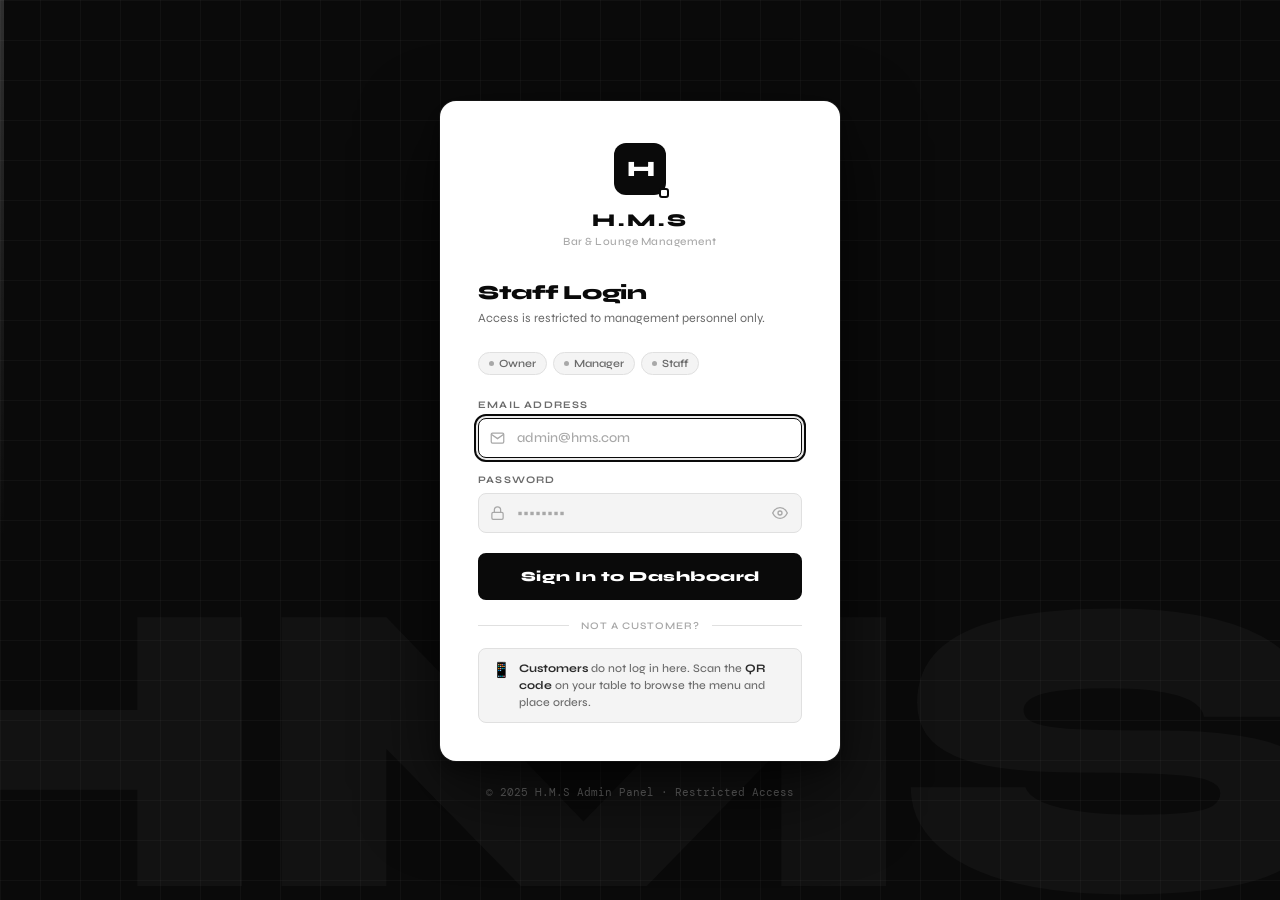
<file: index.html>
<!DOCTYPE html>
<html lang="en">
<head>
    <meta charset="UTF-8">
    <meta name="viewport" content="width=device-width, initial-scale=1.0">
    <title>HMS Admin — Login</title>
    <link rel="preconnect" href="https://fonts.googleapis.com">
    <link href="https://fonts.googleapis.com/css2?family=Syne:wght@400;600;700;800&family=DM+Mono:wght@300;400;500&display=swap" rel="stylesheet">
    <style>
        /* ── RESET ── */
        *, *::before, *::after { margin: 0; padding: 0; box-sizing: border-box; }

        :root {
            --black:     #0a0a0a;
            --near-black:#1a1a1a;
            --ink:       #2b2b2b;
            --mid:       #6b6b6b;
            --soft:      #a8a8a8;
            --border:    #e0e0e0;
            --mist:      #f4f4f4;
            --white:     #ffffff;
            --error:     #c0392b;
            --error-bg:  #fff5f5;
            --error-bdr: #f5c6c6;
            --font-display: 'Syne', sans-serif;
            --font-mono:    'DM Mono', monospace;
            --ease: cubic-bezier(0.4, 0, 0.2, 1);
        }

        html, body {
            height: 100%;
            font-family: var(--font-display);
            background: var(--black);
            color: var(--black);
            overflow: hidden;
        }

        /* ── BACKGROUND ── */
        .bg {
            position: fixed;
            inset: 0;
            background: var(--black);
            overflow: hidden;
        }

        /* Subtle grid texture */
        .bg::before {
            content: '';
            position: absolute;
            inset: 0;
            background-image:
                linear-gradient(rgba(255,255,255,0.03) 1px, transparent 1px),
                linear-gradient(90deg, rgba(255,255,255,0.03) 1px, transparent 1px);
            background-size: 40px 40px;
        }

        /* Large decorative letterform */
        .bg-letter {
            position: absolute;
            bottom: -60px;
            right: -40px;
            font-family: var(--font-display);
            font-size: 420px;
            font-weight: 800;
            color: rgba(255,255,255,0.03);
            line-height: 1;
            pointer-events: none;
            user-select: none;
            letter-spacing: -20px;
        }

        /* Top-left accent line */
        .bg-accent {
            position: absolute;
            top: 0;
            left: 0;
            width: 4px;
            height: 100%;
            background: linear-gradient(to bottom, var(--white), transparent 60%);
            opacity: 0.15;
        }

        /* ── PAGE LAYOUT ── */
        .page {
            position: relative;
            z-index: 10;
            min-height: 100vh;
            display: flex;
            flex-direction: column;
            align-items: center;
            justify-content: center;
            padding: 24px 16px;
        }

        /* ── LOGIN CARD ── */
        .login-card {
            background: var(--white);
            border: 2px solid rgba(255,255,255,0.12);
            border-radius: 16px;
            width: 100%;
            max-width: 400px;
            padding: 40px 36px 36px;
            box-shadow:
                0 0 0 1px rgba(255,255,255,0.05),
                0 32px 80px rgba(0,0,0,0.6),
                0 8px 20px rgba(0,0,0,0.4);
            animation: cardIn 0.45s var(--ease) both;
        }

        @keyframes cardIn {
            from { opacity: 0; transform: translateY(24px) scale(0.97); }
            to   { opacity: 1; transform: translateY(0) scale(1); }
        }

        /* ── LOGO ── */
        .logo-area {
            display: flex;
            flex-direction: column;
            align-items: center;
            margin-bottom: 32px;
            animation: fadeUp 0.5s 0.1s var(--ease) both;
        }

        .logo-mark {
            width: 52px;
            height: 52px;
            background: var(--black);
            color: var(--white);
            border-radius: 12px;
            display: flex;
            align-items: center;
            justify-content: center;
            font-weight: 800;
            font-size: 22px;
            letter-spacing: -1px;
            margin-bottom: 14px;
            position: relative;
        }

        /* Corner accent on logo */
        .logo-mark::after {
            content: '';
            position: absolute;
            bottom: -3px;
            right: -3px;
            width: 10px;
            height: 10px;
            background: var(--white);
            border: 2px solid var(--black);
            border-radius: 3px;
        }

        .logo-name {
            font-size: 18px;
            font-weight: 800;
            letter-spacing: 3px;
            text-transform: uppercase;
            color: var(--black);
        }

        .logo-tag {
            font-size: 11px;
            color: var(--soft);
            font-weight: 500;
            margin-top: 4px;
            letter-spacing: 0.5px;
        }

        /* ── HEADING ── */
        .login-heading {
            animation: fadeUp 0.5s 0.15s var(--ease) both;
            margin-bottom: 24px;
        }

        .login-heading h1 {
            font-size: 20px;
            font-weight: 800;
            letter-spacing: -0.3px;
            color: var(--black);
            margin-bottom: 4px;
        }

        .login-heading p {
            font-size: 12.5px;
            color: var(--mid);
            line-height: 1.5;
        }

        /* ── ROLE PILLS ── */
        .role-pills {
            display: flex;
            gap: 6px;
            margin-bottom: 24px;
            animation: fadeUp 0.5s 0.2s var(--ease) both;
        }

        .role-pill {
            display: flex;
            align-items: center;
            gap: 5px;
            padding: 4px 10px;
            border: 1.5px solid var(--border);
            border-radius: 99px;
            font-size: 11px;
            font-weight: 600;
            color: var(--mid);
            background: var(--mist);
        }

        .role-dot {
            width: 5px;
            height: 5px;
            border-radius: 50%;
            background: var(--soft);
        }

        /* ── FORM ── */
        .login-form {
            animation: fadeUp 0.5s 0.22s var(--ease) both;
        }

        .form-group {
            margin-bottom: 16px;
        }

        .form-label {
            display: block;
            font-size: 10px;
            font-weight: 700;
            letter-spacing: 1.2px;
            text-transform: uppercase;
            color: var(--mid);
            margin-bottom: 7px;
        }

        .input-wrapper {
            position: relative;
        }

        .input-icon {
            position: absolute;
            left: 12px;
            top: 50%;
            transform: translateY(-50%);
            color: var(--soft);
            pointer-events: none;
            transition: color 0.2s;
            display: flex;
        }

        .form-input {
            width: 100%;
            padding: 11px 12px 11px 38px;
            background: var(--mist);
            border: 1.5px solid var(--border);
            border-radius: 8px;
            font-family: var(--font-display);
            font-size: 13.5px;
            font-weight: 500;
            color: var(--black);
            transition: all 0.2s var(--ease);
            outline: none;
        }

        .form-input::placeholder { color: var(--soft); }

        .form-input:focus {
            background: var(--white);
            border-color: var(--black);
            box-shadow: 0 0 0 3px rgba(10,10,10,0.08);
        }

        .form-input:focus + .input-focus-line { width: 100%; }

        /* Password toggle */
        .pw-toggle {
            position: absolute;
            right: 12px;
            top: 50%;
            transform: translateY(-50%);
            background: none;
            border: none;
            color: var(--soft);
            cursor: pointer;
            padding: 2px;
            display: flex;
            transition: color 0.2s;
        }

        .pw-toggle:hover { color: var(--black); }

        /* ── ERROR MESSAGE ── */
        .error-box {
            display: none;
            align-items: flex-start;
            gap: 9px;
            background: var(--error-bg);
            border: 1.5px solid var(--error-bdr);
            border-radius: 8px;
            padding: 11px 14px;
            margin-bottom: 16px;
            animation: shakeError 0.4s var(--ease);
        }

        .error-box.visible { display: flex; }

        .error-icon {
            color: var(--error);
            flex-shrink: 0;
            margin-top: 1px;
        }

        .error-text {
            font-size: 12.5px;
            color: var(--error);
            font-weight: 600;
            line-height: 1.4;
        }

        .error-sub {
            font-size: 11.5px;
            color: #e05c4b;
            font-weight: 400;
            margin-top: 2px;
        }

        @keyframes shakeError {
            0%,100% { transform: translateX(0); }
            20%      { transform: translateX(-6px); }
            40%      { transform: translateX(6px); }
            60%      { transform: translateX(-4px); }
            80%      { transform: translateX(4px); }
        }

        /* ── INPUT ERROR STATE ── */
        .form-input.error {
            border-color: var(--error);
            background: var(--error-bg);
        }

        .form-input.error:focus {
            box-shadow: 0 0 0 3px rgba(192,57,43,0.1);
        }

        /* ── SUBMIT BUTTON ── */
        .login-btn {
            width: 100%;
            padding: 13px;
            background: var(--black);
            color: var(--white);
            border: 2px solid var(--black);
            border-radius: 8px;
            font-family: var(--font-display);
            font-size: 14px;
            font-weight: 800;
            letter-spacing: 0.5px;
            cursor: pointer;
            transition: all 0.2s var(--ease);
            position: relative;
            overflow: hidden;
            margin-top: 4px;
        }

        .login-btn:hover {
            background: var(--near-black);
            transform: translateY(-1px);
            box-shadow: 0 6px 20px rgba(0,0,0,0.2);
        }

        .login-btn:active {
            transform: translateY(0);
            box-shadow: none;
        }

        /* Loading state */
        .login-btn.loading {
            pointer-events: none;
            opacity: 0.8;
        }

        .login-btn.loading .btn-text { opacity: 0; }
        .login-btn.loading .btn-spinner { display: flex; }

        .btn-text {
            transition: opacity 0.15s;
        }

        .btn-spinner {
            display: none;
            position: absolute;
            inset: 0;
            align-items: center;
            justify-content: center;
        }

        .spinner-ring {
            width: 18px;
            height: 18px;
            border: 2px solid rgba(255,255,255,0.25);
            border-top-color: var(--white);
            border-radius: 50%;
            animation: spin 0.7s linear infinite;
        }

        @keyframes spin {
            to { transform: rotate(360deg); }
        }

        /* ── DIVIDER ── */
        .divider {
            display: flex;
            align-items: center;
            gap: 12px;
            margin: 20px 0 16px;
        }

        .divider-line {
            flex: 1;
            height: 1px;
            background: var(--border);
        }

        .divider-text {
            font-size: 10px;
            font-weight: 600;
            letter-spacing: 1px;
            text-transform: uppercase;
            color: var(--soft);
        }

        /* ── CUSTOMER NOTE ── */
        .customer-note {
            display: flex;
            align-items: flex-start;
            gap: 8px;
            background: var(--mist);
            border: 1.5px solid var(--border);
            border-radius: 8px;
            padding: 11px 13px;
        }

        .customer-note-icon {
            font-size: 15px;
            flex-shrink: 0;
            margin-top: 1px;
        }

        .customer-note p {
            font-size: 11.5px;
            color: var(--mid);
            line-height: 1.5;
            font-weight: 500;
        }

        .customer-note strong {
            color: var(--ink);
            font-weight: 700;
        }

        /* ── FOOTER TEXT ── */
        .login-footer {
            margin-top: 24px;
            text-align: center;
            animation: fadeUp 0.5s 0.3s var(--ease) both;
        }

        .login-footer p {
            font-size: 11px;
            color: rgba(255,255,255,0.25);
            font-family: var(--font-mono);
        }

        /* ── ANIMATIONS ── */
        @keyframes fadeUp {
            from { opacity: 0; transform: translateY(12px); }
            to   { opacity: 1; transform: translateY(0); }
        }

        /* ── FOCUS visible improvement ── */
        *:focus-visible {
            outline: 2px solid var(--black);
            outline-offset: 2px;
        }

        /* ── RESPONSIVE ── */
        @media (max-width: 440px) {
            .login-card { padding: 32px 24px 28px; }
            .role-pills { flex-wrap: wrap; }
        }
    </style>
</head>
<body>

    <!-- Background decoration -->
    <div class="bg">
        <div class="bg-accent"></div>
        <div class="bg-letter">HMS</div>
    </div>

    <!-- ═══════════════════════════════════════════ -->
    <!--  LOGIN PAGE                                 -->
    <!-- ═══════════════════════════════════════════ -->
    <div class="page">

        <div class="login-card">

            <!-- Logo -->
            <div class="logo-area">
                <div class="logo-mark">H</div>
                <span class="logo-name">H.M.S</span>
                <span class="logo-tag">Bar & Lounge Management</span>
            </div>

            <!-- Heading -->
            <div class="login-heading">
                <h1>Staff Login</h1>
                <p>Access is restricted to management personnel only.</p>
            </div>

            <!-- Role indicators -->
            <div class="role-pills">
                <div class="role-pill">
                    <div class="role-dot"></div>
                    Owner
                </div>
                <div class="role-pill">
                    <div class="role-dot"></div>
                    Manager
                </div>
                <div class="role-pill">
                    <div class="role-dot"></div>
                    Staff
                </div>
            </div>

            <!-- ── ERROR BOX ── -->
            <!-- shown/hidden via JS; replace content dynamically for different errors -->
            <div class="error-box" id="errorBox" role="alert" aria-live="polite">
                <div class="error-icon">
                    <svg width="15" height="15" viewBox="0 0 24 24" fill="none" stroke="currentColor" stroke-width="2.5">
                        <circle cx="12" cy="12" r="10"/>
                        <line x1="12" y1="8" x2="12" y2="12"/>
                        <line x1="12" y1="16" x2="12.01" y2="16"/>
                    </svg>
                </div>
                <div>
                    <p class="error-text" id="errorMain">Invalid email or password.</p>
                    <p class="error-sub" id="errorSub">Please check your credentials and try again.</p>
                </div>
            </div>

            <!-- ── LOGIN FORM ── -->
            <form class="login-form" id="loginForm" novalidate>

                <!-- Email -->
                <div class="form-group">
                    <label class="form-label" for="emailInput">Email Address</label>
                    <div class="input-wrapper">
                        <span class="input-icon">
                            <svg width="15" height="15" viewBox="0 0 24 24" fill="none" stroke="currentColor" stroke-width="2">
                                <path d="M4 4h16c1.1 0 2 .9 2 2v12c0 1.1-.9 2-2 2H4c-1.1 0-2-.9-2-2V6c0-1.1.9-2 2-2z"/>
                                <polyline points="22,6 12,13 2,6"/>
                            </svg>
                        </span>
                        <input
                            type="email"
                            id="emailInput"
                            class="form-input"
                            placeholder="admin@hms.com"
                            autocomplete="email"
                            inputmode="email"
                            required
                        >
                    </div>
                </div>

                <!-- Password -->
                <div class="form-group">
                    <label class="form-label" for="passwordInput">Password</label>
                    <div class="input-wrapper">
                        <span class="input-icon">
                            <svg width="15" height="15" viewBox="0 0 24 24" fill="none" stroke="currentColor" stroke-width="2">
                                <rect x="3" y="11" width="18" height="11" rx="2" ry="2"/>
                                <path d="M7 11V7a5 5 0 0110 0v4"/>
                            </svg>
                        </span>
                        <input
                            type="password"
                            id="passwordInput"
                            class="form-input"
                            placeholder="••••••••"
                            autocomplete="current-password"
                            required
                        >
                        <!-- Toggle password visibility -->
                        <button
                            type="button"
                            class="pw-toggle"
                            id="pwToggle"
                            aria-label="Toggle password visibility"
                        >
                            <!-- Eye open icon -->
                            <svg id="eyeOpen" width="16" height="16" viewBox="0 0 24 24" fill="none" stroke="currentColor" stroke-width="2">
                                <path d="M1 12s4-8 11-8 11 8 11 8-4 8-11 8-11-8-11-8z"/>
                                <circle cx="12" cy="12" r="3"/>
                            </svg>
                            <!-- Eye closed icon (hidden by default) -->
                            <svg id="eyeClosed" width="16" height="16" viewBox="0 0 24 24" fill="none" stroke="currentColor" stroke-width="2" style="display:none">
                                <path d="M17.94 17.94A10.07 10.07 0 0112 20c-7 0-11-8-11-8a18.45 18.45 0 015.06-5.94"/>
                                <path d="M9.9 4.24A9.12 9.12 0 0112 4c7 0 11 8 11 8a18.5 18.5 0 01-2.16 3.19"/>
                                <line x1="1" y1="1" x2="23" y2="23"/>
                            </svg>
                        </button>
                    </div>
                </div>

                <!-- Submit -->
                <button type="submit" class="login-btn" id="loginBtn">
                    <span class="btn-text">Sign In to Dashboard</span>
                    <span class="btn-spinner">
                        <span class="spinner-ring"></span>
                    </span>
                </button>

            </form>

            <!-- Divider -->
            <div class="divider">
                <div class="divider-line"></div>
                <span class="divider-text">Not a customer?</span>
                <div class="divider-line"></div>
            </div>

            <!-- Customer note -->
            <div class="customer-note">
                <span class="customer-note-icon">📱</span>
                <p>
                    <strong>Customers</strong> do not log in here.
                    Scan the <strong>QR code</strong> on your table to browse the menu and place orders.
                </p>
            </div>

        </div>

        <!-- Page footer -->
        <div class="login-footer">
            <p>© 2025 H.M.S Admin Panel · Restricted Access</p>
        </div>

    </div><!-- /page -->

    <script>
        // ═══════════════════════════════════════════════════
        //  HMS ADMIN — Login Page Script
        // ═══════════════════════════════════════════════════

        // ── MOCK CREDENTIALS ────────────────────────────── n
        // connect to backend later — replace with real API auth call
        // Backend endpoint: POST /api/auth/login  { email, password }
        // Expected response: { token, user: { name, role } }  or  { error: '...' }
        const MOCK_USERS = [
            { email: 'owner@hms.com',   password: 'owner123',   role: 'owner',   name: 'Owner'   },
            { email: 'manager@hms.com', password: 'manager123', role: 'manager', name: 'Manager' },
            { email: 'staff@hms.com',   password: 'staff123',   role: 'staff',   name: 'Staff'   },
            // connect to backend later — fetch real user list via API
        ];

        // ── DOM REFS ──────────────────────────────────────
        const loginForm    = document.getElementById('loginForm');
        const emailInput   = document.getElementById('emailInput');
        const passwordInput= document.getElementById('passwordInput');
        const loginBtn     = document.getElementById('loginBtn');
        const errorBox     = document.getElementById('errorBox');
        const errorMain    = document.getElementById('errorMain');
        const errorSub     = document.getElementById('errorSub');
        const pwToggle     = document.getElementById('pwToggle');
        const eyeOpen      = document.getElementById('eyeOpen');
        const eyeClosed    = document.getElementById('eyeClosed');

        // ── PASSWORD VISIBILITY TOGGLE ────────────────────
        pwToggle.addEventListener('click', () => {
            const isHidden = passwordInput.type === 'password';
            passwordInput.type = isHidden ? 'text' : 'password';
            eyeOpen.style.display   = isHidden ? 'none'  : 'block';
            eyeClosed.style.display = isHidden ? 'block' : 'none';
            passwordInput.focus();
        });

        // ── CLEAR ERROR STATE ─────────────────────────────
        function clearError() {
            errorBox.classList.remove('visible');
            emailInput.classList.remove('error');
            passwordInput.classList.remove('error');
        }

        // ── SHOW ERROR ────────────────────────────────────
        function showError(main, sub = '') {
            errorMain.textContent = main;
            errorSub.textContent  = sub;
            errorBox.classList.add('visible');

            // Shake the error inputs
            emailInput.classList.add('error');
            passwordInput.classList.add('error');

            // Auto-remove error class after animation
            setTimeout(() => {
                emailInput.classList.remove('error');
                passwordInput.classList.remove('error');
            }, 1800);
        }

        // ── SET LOADING STATE ─────────────────────────────
        function setLoading(loading) {
            if (loading) {
                loginBtn.classList.add('loading');
                emailInput.disabled    = true;
                passwordInput.disabled = true;
            } else {
                loginBtn.classList.remove('loading');
                emailInput.disabled    = false;
                passwordInput.disabled = false;
            }
        }

        // ── VALIDATE FORM ─────────────────────────────────
        function validateInputs(email, password) {
            if (!email && !password) {
                showError('Fields are empty.', 'Please enter your email and password.');
                emailInput.focus();
                return false;
            }
            if (!email) {
                showError('Email is required.', 'Please enter your email address.');
                emailInput.focus();
                return false;
            }
            const emailRegex = /^[^\s@]+@[^\s@]+\.[^\s@]+$/;
            if (!emailRegex.test(email)) {
                showError('Invalid email format.', 'Please enter a valid email address.');
                emailInput.focus();
                return false;
            }
            if (!password) {
                showError('Password is required.', 'Please enter your password.');
                passwordInput.focus();
                return false;
            }
            if (password.length < 6) {
                showError('Password too short.', 'Password must be at least 6 characters.');
                passwordInput.focus();
                return false;
            }
            return true;
        }

        // ── MOCK AUTH CHECK ───────────────────────────────
        // connect to backend later — replace this entire function with:
        //
        //   const res  = await fetch('/api/auth/login', {
        //       method:  'POST',
        //       headers: { 'Content-Type': 'application/json' },
        //       body:    JSON.stringify({ email, password })
        //   });
        //   const data = await res.json();
        //   if (!res.ok) throw new Error(data.error || 'Login failed');
        //   localStorage.setItem('hms_token', data.token);
        //   localStorage.setItem('hms_user',  JSON.stringify(data.user));
        //
        function mockAuthCheck(email, password) {
            const user = MOCK_USERS.find(
                u => u.email.toLowerCase() === email.toLowerCase() && u.password === password
            );
            return user || null;
        }

        // ── HANDLE REDIRECT AFTER LOGIN ───────────────────
        // connect to backend later — role-based routing can be enforced server-side
        function redirectToDashboard(user) {
            // All roles go to dashboard for now
            // Extend: if (user.role === 'staff') window.location.href = 'orders.html';
            window.location.href = 'Admin/dashboard.html';
        }

        // ── FORM SUBMIT ───────────────────────────────────
        loginForm.addEventListener('submit', async (e) => {
            e.preventDefault();
            clearError();

            const email    = emailInput.value.trim();
            const password = passwordInput.value;

            // Frontend validation
            if (!validateInputs(email, password)) return;

            // Loading state
            setLoading(true);

            // Simulate network delay (remove when using real API)
            await new Promise(resolve => setTimeout(resolve, 1000));

            try {
                // ── MOCK AUTH ──────────────────────────────
                // connect to backend later — replace mockAuthCheck() with real fetch call (see above)
                const user = mockAuthCheck(email, password);

                if (!user) {
                    // connect to backend later — parse real error codes from API response
                    // e.g. 401 → wrong credentials, 403 → account disabled, 429 → rate limit
                    setLoading(false);
                    showError(
                        'Invalid email or password.',
                        'Please check your credentials and try again.'
                    );
                    passwordInput.value = '';
                    passwordInput.focus();
                    return;
                }

                // ── SUCCESS ────────────────────────────────
                // connect to backend later — store real JWT token from API
                // localStorage.setItem('hms_token', data.token);
                sessionStorage.setItem('hms_user', JSON.stringify({
                    name: user.name,
                    role: user.role,
                    email: user.email,
                    // connect to backend later — populate id, avatar, permissions from API
                }));

                // Visual success state on button
                loginBtn.querySelector('.btn-text').textContent = '✓ Redirecting...';
                loginBtn.classList.remove('loading');

                // Redirect after brief pause
                setTimeout(() => redirectToDashboard(user), 600);

            } catch (err) {
                // connect to backend later — handle network errors, timeouts, 5xx errors
                setLoading(false);
                showError(
                    'Connection error.',
                    'Unable to reach the server. Please try again.'
                );
                console.error('[HMS Auth Error]', err);
            }
        });

        // ── CLEAR ERRORS ON INPUT ─────────────────────────
        emailInput.addEventListener('input', clearError);
        passwordInput.addEventListener('input', clearError);

        // ── FOCUS EMAIL ON LOAD ───────────────────────────
        window.addEventListener('load', () => {
            emailInput.focus();
        });

        // ── SESSION CHECK ─────────────────────────────────
        // connect to backend later — validate existing token via /api/auth/verify
        // If still valid, skip login and redirect directly to dashboard
        const existingSession = sessionStorage.getItem('hms_user');
        if (existingSession) {
            // Uncomment to enable auto-redirect for active sessions:
            // window.location.href = 'dashboard.html';
        }
    </script>
</body>
</html>
</file>
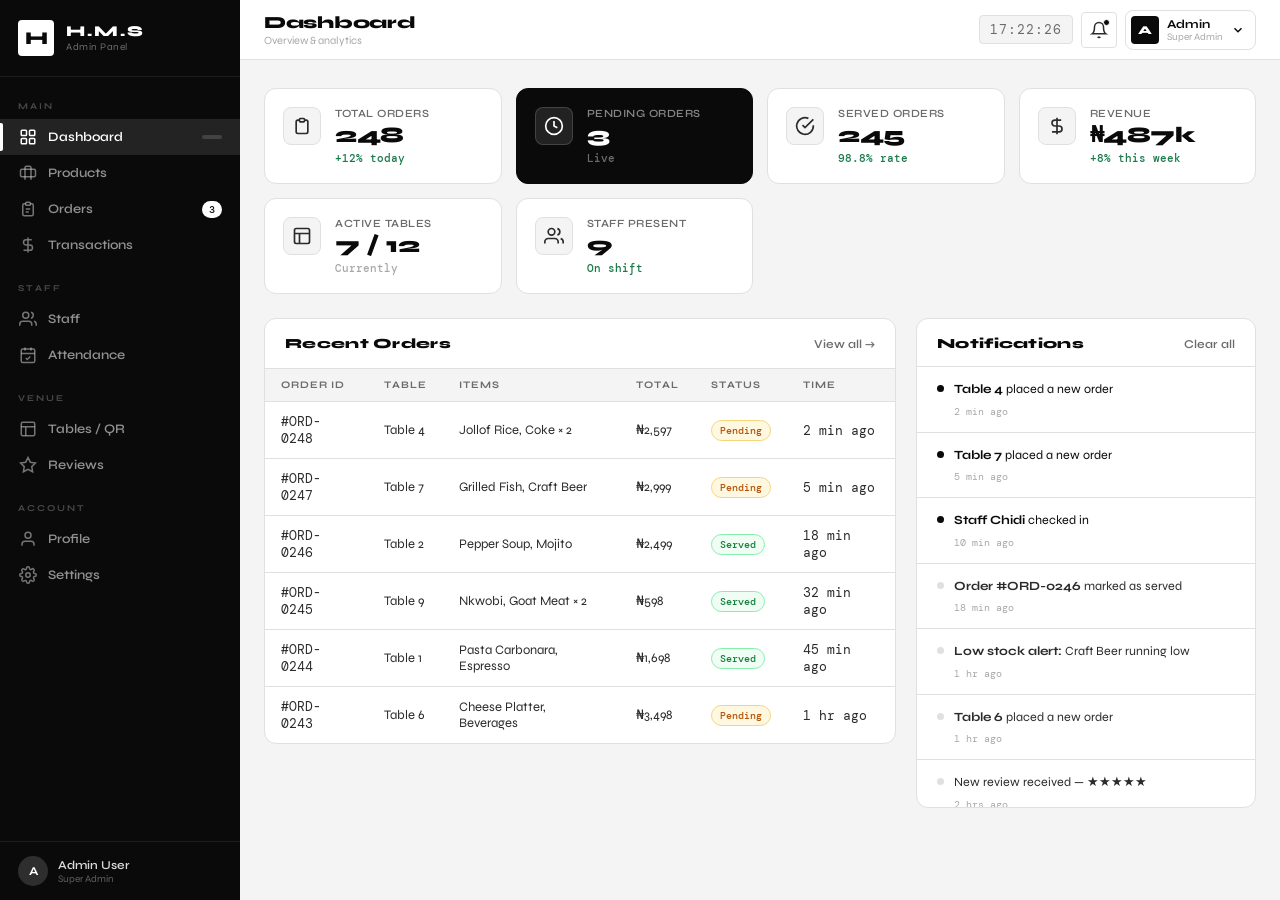
<file: Admin/admin.html>
<!DOCTYPE html>
<html lang="en">
<head>
    <meta charset="UTF-8">
    <meta name="viewport" content="width=device-width, initial-scale=1.0">
    <title>HMS Admin — Dashboard</title>
    <link rel="stylesheet" href="admin.css">
    <link rel="preconnect" href="https://fonts.googleapis.com">
    <link href="https://fonts.googleapis.com/css2?family=Syne:wght@400;600;700;800&family=DM+Mono:wght@300;400;500&display=swap" rel="stylesheet">
</head>
<body data-page="dashboard">

    <!-- ═══════════════════════════════════════════ -->
    <!--  SIDEBAR                                    -->
    <!-- ═══════════════════════════════════════════ -->
    <aside class="sidebar" id="sidebar">

        <!-- Brand -->
        <div class="sidebar-brand">
            <div class="brand-mark">H</div>
            <div class="brand-text">
                <span class="brand-name">H.M.S</span>
                <span class="brand-sub">Admin Panel</span>
            </div>
            <button class="sidebar-close" id="sidebarClose" aria-label="Close sidebar">
                <svg width="18" height="18" viewBox="0 0 24 24" fill="none" stroke="currentColor" stroke-width="2.5"><path d="M18 6L6 18M6 6l12 12"/></svg>
            </button>
        </div>

        <!-- Nav -->
        <nav class="sidebar-nav">
            <div class="nav-group">
                <span class="nav-group-label">Main</span>

                <a href="index.html" class="nav-link" data-page="dashboard">
                    <span class="nav-icon">
                        <svg width="18" height="18" viewBox="0 0 24 24" fill="none" stroke="currentColor" stroke-width="2"><rect x="3" y="3" width="7" height="7" rx="1"/><rect x="14" y="3" width="7" height="7" rx="1"/><rect x="3" y="14" width="7" height="7" rx="1"/><rect x="14" y="14" width="7" height="7" rx="1"/></svg>
                    </span>
                    <span class="nav-label">Dashboard</span>
                    <span class="nav-badge" id="badge-dashboard"></span>
                </a>

                <a href="products.html" class="nav-link" data-page="products">
                    <span class="nav-icon">
                        <svg width="18" height="18" viewBox="0 0 24 24" fill="none" stroke="currentColor" stroke-width="2"><path d="M20 7H4a2 2 0 00-2 2v6a2 2 0 002 2h16a2 2 0 002-2V9a2 2 0 00-2-2z"/><path d="M16 21V5a2 2 0 00-2-2h-4a2 2 0 00-2 2v16"/></svg>
                    </span>
                    <span class="nav-label">Products</span>
                </a>

                <a href="orders.html" class="nav-link" data-page="orders">
                    <span class="nav-icon">
                        <svg width="18" height="18" viewBox="0 0 24 24" fill="none" stroke="currentColor" stroke-width="2"><path d="M9 5H7a2 2 0 00-2 2v12a2 2 0 002 2h10a2 2 0 002-2V7a2 2 0 00-2-2h-2"/><rect x="9" y="3" width="6" height="4" rx="1"/><path d="M9 12h6M9 16h4"/></svg>
                    </span>
                    <span class="nav-label">Orders</span>
                    <span class="nav-badge live" id="badge-orders">3</span>
                </a>

                <a href="transactions.html" class="nav-link" data-page="transactions">
                    <span class="nav-icon">
                        <svg width="18" height="18" viewBox="0 0 24 24" fill="none" stroke="currentColor" stroke-width="2"><path d="M12 2v20M17 5H9.5a3.5 3.5 0 000 7h5a3.5 3.5 0 010 7H6"/></svg>
                    </span>
                    <span class="nav-label">Transactions</span>
                </a>
            </div>

            <div class="nav-group">
                <span class="nav-group-label">Staff</span>

                <a href="staff.html" class="nav-link" data-page="staff">
                    <span class="nav-icon">
                        <svg width="18" height="18" viewBox="0 0 24 24" fill="none" stroke="currentColor" stroke-width="2"><path d="M17 21v-2a4 4 0 00-4-4H5a4 4 0 00-4 4v2"/><circle cx="9" cy="7" r="4"/><path d="M23 21v-2a4 4 0 00-3-3.87M16 3.13a4 4 0 010 7.75"/></svg>
                    </span>
                    <span class="nav-label">Staff</span>
                </a>

                <a href="attendance.html" class="nav-link" data-page="attendance">
                    <span class="nav-icon">
                        <svg width="18" height="18" viewBox="0 0 24 24" fill="none" stroke="currentColor" stroke-width="2"><rect x="3" y="4" width="18" height="18" rx="2"/><path d="M16 2v4M8 2v4M3 10h18"/><path d="M9 16l2 2 4-4"/></svg>
                    </span>
                    <span class="nav-label">Attendance</span>
                </a>
            </div>

            <div class="nav-group">
                <span class="nav-group-label">Venue</span>

                <a href="tables.html" class="nav-link" data-page="tables">
                    <span class="nav-icon">
                        <svg width="18" height="18" viewBox="0 0 24 24" fill="none" stroke="currentColor" stroke-width="2"><rect x="3" y="3" width="18" height="18" rx="2"/><path d="M3 9h18M9 21V9"/></svg>
                    </span>
                    <span class="nav-label">Tables / QR</span>
                </a>

                <a href="reviews.html" class="nav-link" data-page="reviews">
                    <span class="nav-icon">
                        <svg width="18" height="18" viewBox="0 0 24 24" fill="none" stroke="currentColor" stroke-width="2"><polygon points="12 2 15.09 8.26 22 9.27 17 14.14 18.18 21.02 12 17.77 5.82 21.02 7 14.14 2 9.27 8.91 8.26 12 2"/></svg>
                    </span>
                    <span class="nav-label">Reviews</span>
                </a>
            </div>

            <div class="nav-group">
                <span class="nav-group-label">Account</span>

                <a href="profile.html" class="nav-link" data-page="profile">
                    <span class="nav-icon">
                        <svg width="18" height="18" viewBox="0 0 24 24" fill="none" stroke="currentColor" stroke-width="2"><path d="M20 21v-2a4 4 0 00-4-4H8a4 4 0 00-4 4v2"/><circle cx="12" cy="7" r="4"/></svg>
                    </span>
                    <span class="nav-label">Profile</span>
                </a>

                <a href="settings.html" class="nav-link" data-page="settings">
                    <span class="nav-icon">
                        <svg width="18" height="18" viewBox="0 0 24 24" fill="none" stroke="currentColor" stroke-width="2"><circle cx="12" cy="12" r="3"/><path d="M19.4 15a1.65 1.65 0 00.33 1.82l.06.06a2 2 0 010 2.83 2 2 0 01-2.83 0l-.06-.06a1.65 1.65 0 00-1.82-.33 1.65 1.65 0 00-1 1.51V21a2 2 0 01-4 0v-.09A1.65 1.65 0 009 19.4a1.65 1.65 0 00-1.82.33l-.06.06a2 2 0 01-2.83-2.83l.06-.06A1.65 1.65 0 004.68 15a1.65 1.65 0 00-1.51-1H3a2 2 0 010-4h.09A1.65 1.65 0 004.6 9a1.65 1.65 0 00-.33-1.82l-.06-.06a2 2 0 012.83-2.83l.06.06A1.65 1.65 0 009 4.68a1.65 1.65 0 001-1.51V3a2 2 0 014 0v.09a1.65 1.65 0 001 1.51 1.65 1.65 0 001.82-.33l.06-.06a2 2 0 012.83 2.83l-.06.06A1.65 1.65 0 0019.4 9a1.65 1.65 0 001.51 1H21a2 2 0 010 4h-.09a1.65 1.65 0 00-1.51 1z"/></svg>
                    </span>
                    <span class="nav-label">Settings</span>
                </a>
            </div>
        </nav>

        <!-- Sidebar Footer -->
        <div class="sidebar-footer">
            <div class="sidebar-user">
                <div class="user-avatar-sm">A</div>
                <div class="user-info-sm">
                    <span class="user-name-sm">Admin User</span>
                    <span class="user-role-sm">Super Admin</span>
                </div>
            </div>
        </div>
    </aside>

    <!-- Overlay (mobile) -->
    <div class="sidebar-overlay" id="sidebarOverlay"></div>

    <!-- ═══════════════════════════════════════════ -->
    <!--  MAIN CONTENT AREA                          -->
    <!-- ═══════════════════════════════════════════ -->
    <div class="main-wrapper">

        <!-- TOP NAVBAR -->
        <header class="topbar">
            <div class="topbar-left">
                <button class="menu-toggle" id="menuToggle" aria-label="Toggle sidebar">
                    <span></span><span></span><span></span>
                </button>
                <div class="page-title-area">
                    <h1 class="page-title" id="pageTitle">Dashboard</h1>
                    <span class="page-breadcrumb" id="pageBreadcrumb">Overview &amp; analytics</span>
                </div>
            </div>

            <div class="topbar-right">
                <!-- Live clock -->
                <div class="topbar-clock" id="topbarClock">--:--</div>

                <!-- Notifications -->
                <button class="topbar-btn notif-btn" id="notifBtn" aria-label="Notifications">
                    <svg width="18" height="18" viewBox="0 0 24 24" fill="none" stroke="currentColor" stroke-width="2"><path d="M18 8A6 6 0 006 8c0 7-3 9-3 9h18s-3-2-3-9"/><path d="M13.73 21a2 2 0 01-3.46 0"/></svg>
                    <span class="notif-dot"></span>
                </button>

                <!-- Profile -->
                <div class="topbar-profile" id="profileDropdownToggle">
                    <div class="user-avatar">A</div>
                    <div class="user-meta">
                        <span class="user-name">Admin</span>
                        <span class="user-role">Super Admin</span>
                    </div>
                    <svg width="14" height="14" viewBox="0 0 24 24" fill="none" stroke="currentColor" stroke-width="2.5"><path d="M6 9l6 6 6-6"/></svg>

                    <!-- Profile dropdown -->
                    <div class="profile-dropdown" id="profileDropdown">
                        <a href="profile.html" class="dropdown-item">
                            <svg width="15" height="15" viewBox="0 0 24 24" fill="none" stroke="currentColor" stroke-width="2"><path d="M20 21v-2a4 4 0 00-4-4H8a4 4 0 00-4 4v2"/><circle cx="12" cy="7" r="4"/></svg>
                            View Profile
                        </a>
                        <a href="settings.html" class="dropdown-item">
                            <svg width="15" height="15" viewBox="0 0 24 24" fill="none" stroke="currentColor" stroke-width="2"><circle cx="12" cy="12" r="3"/><path d="M19.4 15a1.65 1.65 0 00.33 1.82l.06.06a2 2 0 010 2.83 2 2 0 01-2.83 0l-.06-.06a1.65 1.65 0 00-1.82-.33 1.65 1.65 0 00-1 1.51V21a2 2 0 01-4 0v-.09A1.65 1.65 0 009 19.4a1.65 1.65 0 00-1.82.33l-.06.06a2 2 0 01-2.83-2.83l.06-.06A1.65 1.65 0 004.68 15a1.65 1.65 0 00-1.51-1H3a2 2 0 010-4h.09A1.65 1.65 0 004.6 9a1.65 1.65 0 00-.33-1.82l-.06-.06a2 2 0 012.83-2.83l.06.06A1.65 1.65 0 009 4.68a1.65 1.65 0 001-1.51V3a2 2 0 014 0v.09a1.65 1.65 0 001 1.51 1.65 1.65 0 001.82-.33l.06-.06a2 2 0 012.83 2.83l-.06.06A1.65 1.65 0 0019.4 9a1.65 1.65 0 001.51 1H21a2 2 0 010 4h-.09a1.65 1.65 0 00-1.51 1z"/></svg>
                            Settings
                        </a>
                        <div class="dropdown-divider"></div>
                        <button class="dropdown-item danger" onclick="handleLogout()">
                            <svg width="15" height="15" viewBox="0 0 24 24" fill="none" stroke="currentColor" stroke-width="2"><path d="M9 21H5a2 2 0 01-2-2V5a2 2 0 012-2h4"/><polyline points="16 17 21 12 16 7"/><line x1="21" y1="12" x2="9" y2="12"/></svg>
                            Logout
                        </button>
                    </div>
                </div>
            </div>
        </header>

        <!-- PAGE CONTENT -->
        <main class="page-content" id="pageContent">

            <!-- ═══════════════════════════════════════ -->
            <!-- DASHBOARD PAGE CONTENT (placeholder)   -->
            <!-- ═══════════════════════════════════════ -->

            <!-- Stats Row -->
            <div class="stats-grid">
                <div class="stat-card">
                    <div class="stat-icon">
                        <svg width="20" height="20" viewBox="0 0 24 24" fill="none" stroke="currentColor" stroke-width="2"><path d="M9 5H7a2 2 0 00-2 2v12a2 2 0 002 2h10a2 2 0 002-2V7a2 2 0 00-2-2h-2"/><rect x="9" y="3" width="6" height="4" rx="1"/></svg>
                    </div>
                    <div class="stat-body">
                        <span class="stat-label">Total Orders</span>
                        <span class="stat-value">248</span>
                        <span class="stat-delta up">+12% today</span>
                    </div>
                </div>

                <div class="stat-card accent">
                    <div class="stat-icon">
                        <svg width="20" height="20" viewBox="0 0 24 24" fill="none" stroke="currentColor" stroke-width="2"><circle cx="12" cy="12" r="10"/><polyline points="12 6 12 12 16 14"/></svg>
                    </div>
                    <div class="stat-body">
                        <span class="stat-label">Pending Orders</span>
                        <span class="stat-value">3</span>
                        <span class="stat-delta neutral">Live</span>
                    </div>
                </div>

                <div class="stat-card">
                    <div class="stat-icon">
                        <svg width="20" height="20" viewBox="0 0 24 24" fill="none" stroke="currentColor" stroke-width="2"><path d="M22 11.08V12a10 10 0 11-5.93-9.14"/><polyline points="22 4 12 14.01 9 11.01"/></svg>
                    </div>
                    <div class="stat-body">
                        <span class="stat-label">Served Orders</span>
                        <span class="stat-value">245</span>
                        <span class="stat-delta up">98.8% rate</span>
                    </div>
                </div>

                <div class="stat-card">
                    <div class="stat-icon">
                        <svg width="20" height="20" viewBox="0 0 24 24" fill="none" stroke="currentColor" stroke-width="2"><path d="M12 2v20M17 5H9.5a3.5 3.5 0 000 7h5a3.5 3.5 0 010 7H6"/></svg>
                    </div>
                    <div class="stat-body">
                        <span class="stat-label">Revenue</span>
                        <span class="stat-value">₦487k</span>
                        <span class="stat-delta up">+8% this week</span>
                    </div>
                </div>

                <div class="stat-card">
                    <div class="stat-icon">
                        <svg width="20" height="20" viewBox="0 0 24 24" fill="none" stroke="currentColor" stroke-width="2"><rect x="3" y="3" width="18" height="18" rx="2"/><path d="M3 9h18M9 21V9"/></svg>
                    </div>
                    <div class="stat-body">
                        <span class="stat-label">Active Tables</span>
                        <span class="stat-value">7 / 12</span>
                        <span class="stat-delta neutral">Currently</span>
                    </div>
                </div>

                <div class="stat-card">
                    <div class="stat-icon">
                        <svg width="20" height="20" viewBox="0 0 24 24" fill="none" stroke="currentColor" stroke-width="2"><path d="M17 21v-2a4 4 0 00-4-4H5a4 4 0 00-4 4v2"/><circle cx="9" cy="7" r="4"/><path d="M23 21v-2a4 4 0 00-3-3.87M16 3.13a4 4 0 010 7.75"/></svg>
                    </div>
                    <div class="stat-body">
                        <span class="stat-label">Staff Present</span>
                        <span class="stat-value">9</span>
                        <span class="stat-delta up">On shift</span>
                    </div>
                </div>
            </div>

            <!-- Bottom Row: Recent Orders + Notifications -->
            <div class="dashboard-grid">

                <!-- Recent Orders Table -->
                <section class="panel">
                    <div class="panel-header">
                        <h2 class="panel-title">Recent Orders</h2>
                        <a href="orders.html" class="panel-action">View all →</a>
                    </div>
                    <div class="table-wrapper">
                        <table class="data-table">
                            <thead>
                                <tr>
                                    <th>Order ID</th>
                                    <th>Table</th>
                                    <th>Items</th>
                                    <th>Total</th>
                                    <th>Status</th>
                                    <th>Time</th>
                                </tr>
                            </thead>
                            <tbody>
                                <!-- connect to backend later -->
                                <tr>
                                    <td><span class="mono">#ORD-0248</span></td>
                                    <td>Table 4</td>
                                    <td>Jollof Rice, Coke × 2</td>
                                    <td>₦2,597</td>
                                    <td><span class="badge pending">Pending</span></td>
                                    <td class="mono muted">2 min ago</td>
                                </tr>
                                <tr>
                                    <td><span class="mono">#ORD-0247</span></td>
                                    <td>Table 7</td>
                                    <td>Grilled Fish, Craft Beer</td>
                                    <td>₦2,999</td>
                                    <td><span class="badge pending">Pending</span></td>
                                    <td class="mono muted">5 min ago</td>
                                </tr>
                                <tr>
                                    <td><span class="mono">#ORD-0246</span></td>
                                    <td>Table 2</td>
                                    <td>Pepper Soup, Mojito</td>
                                    <td>₦2,499</td>
                                    <td><span class="badge served">Served</span></td>
                                    <td class="mono muted">18 min ago</td>
                                </tr>
                                <tr>
                                    <td><span class="mono">#ORD-0245</span></td>
                                    <td>Table 9</td>
                                    <td>Nkwobi, Goat Meat × 2</td>
                                    <td>₦598</td>
                                    <td><span class="badge served">Served</span></td>
                                    <td class="mono muted">32 min ago</td>
                                </tr>
                                <tr>
                                    <td><span class="mono">#ORD-0244</span></td>
                                    <td>Table 1</td>
                                    <td>Pasta Carbonara, Espresso</td>
                                    <td>₦1,698</td>
                                    <td><span class="badge served">Served</span></td>
                                    <td class="mono muted">45 min ago</td>
                                </tr>
                                <tr>
                                    <td><span class="mono">#ORD-0243</span></td>
                                    <td>Table 6</td>
                                    <td>Cheese Platter, Beverages</td>
                                    <td>₦3,498</td>
                                    <td><span class="badge pending">Pending</span></td>
                                    <td class="mono muted">1 hr ago</td>
                                </tr>
                            </tbody>
                        </table>
                    </div>
                </section>

                <!-- Notification Panel -->
                <section class="panel notif-panel">
                    <div class="panel-header">
                        <h2 class="panel-title">Notifications</h2>
                        <button class="panel-action" onclick="clearNotifications()">Clear all</button>
                    </div>
                    <div class="notif-list" id="notifList">
                        <!-- connect to backend later -->
                        <div class="notif-item unread">
                            <div class="notif-dot-indicator"></div>
                            <div class="notif-body">
                                <p class="notif-text"><strong>Table 4</strong> placed a new order</p>
                                <span class="notif-time">2 min ago</span>
                            </div>
                        </div>
                        <div class="notif-item unread">
                            <div class="notif-dot-indicator"></div>
                            <div class="notif-body">
                                <p class="notif-text"><strong>Table 7</strong> placed a new order</p>
                                <span class="notif-time">5 min ago</span>
                            </div>
                        </div>
                        <div class="notif-item unread">
                            <div class="notif-dot-indicator"></div>
                            <div class="notif-body">
                                <p class="notif-text"><strong>Staff Chidi</strong> checked in</p>
                                <span class="notif-time">10 min ago</span>
                            </div>
                        </div>
                        <div class="notif-item">
                            <div class="notif-dot-indicator"></div>
                            <div class="notif-body">
                                <p class="notif-text"><strong>Order #ORD-0246</strong> marked as served</p>
                                <span class="notif-time">18 min ago</span>
                            </div>
                        </div>
                        <div class="notif-item">
                            <div class="notif-dot-indicator"></div>
                            <div class="notif-body">
                                <p class="notif-text"><strong>Low stock alert:</strong> Craft Beer running low</p>
                                <span class="notif-time">1 hr ago</span>
                            </div>
                        </div>
                        <div class="notif-item">
                            <div class="notif-dot-indicator"></div>
                            <div class="notif-body">
                                <p class="notif-text"><strong>Table 6</strong> placed a new order</p>
                                <span class="notif-time">1 hr ago</span>
                            </div>
                        </div>
                        <div class="notif-item">
                            <div class="notif-dot-indicator"></div>
                            <div class="notif-body">
                                <p class="notif-text">New review received — ★★★★★</p>
                                <span class="notif-time">2 hrs ago</span>
                            </div>
                        </div>
                    </div>
                </section>

            </div>

        </main>
    </div><!-- /main-wrapper -->

    <script src="admin.js"></script>
</body>
</html>
</file>
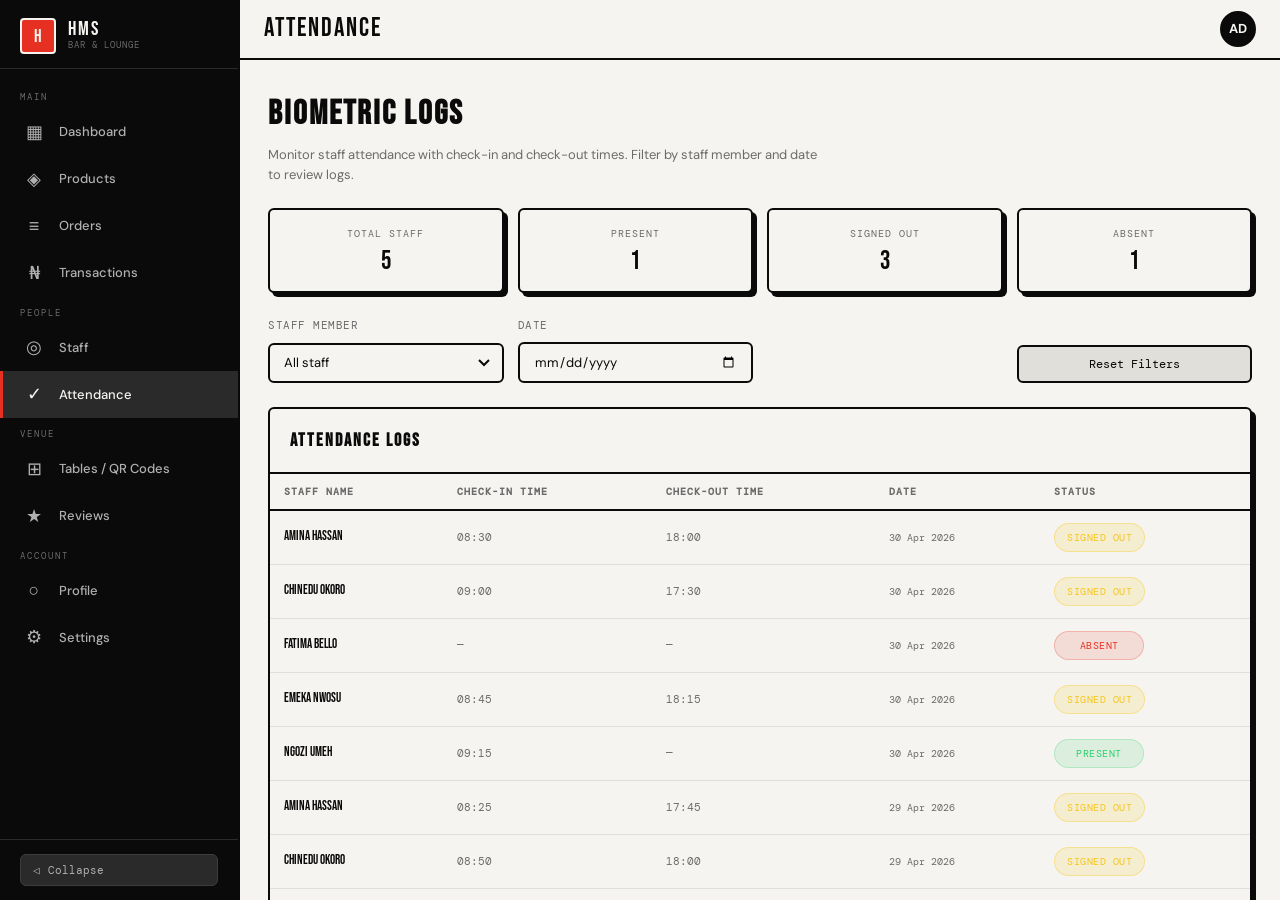
<file: Admin/attendance.html>
<!DOCTYPE html>
<html lang="en">
<head>
  <meta charset="UTF-8" />
  <meta name="viewport" content="width=device-width, initial-scale=1.0" />
  <title>HMS Admin — Attendance</title>
  <link rel="stylesheet" href="admin-layout.css" />
  <style>
    .page-hero {
      display: flex;
      align-items: flex-end;
      justify-content: space-between;
      gap: 18px;
      margin-bottom: 24px;
      flex-wrap: wrap;
    }

    .page-hero h1 {
      margin: 0;
      font-family: var(--font-display);
      font-size: 34px;
      letter-spacing: 2px;
    }

    .page-hero p {
      margin: 6px 0 0;
      color: var(--grey-4);
      font-size: 13px;
      max-width: 560px;
    }

    .summary-grid {
      display: grid;
      grid-template-columns: repeat(4, minmax(140px, 1fr));
      gap: 14px;
      margin-bottom: 24px;
    }

    .summary-card {
      padding: 16px;
      border: var(--border);
      border-radius: var(--radius);
      background: var(--white);
      box-shadow: var(--shadow);
      text-align: center;
    }

    .summary-card .label {
      display: block;
      font-family: var(--font-mono);
      font-size: 10px;
      letter-spacing: 1px;
      text-transform: uppercase;
      color: var(--grey-4);
      margin-bottom: 8px;
    }

    .summary-card .value {
      font-family: var(--font-display);
      font-size: 26px;
      line-height: 1;
    }

    .filters-section {
      display: grid;
      grid-template-columns: repeat(4, minmax(180px, 1fr));
      gap: 14px;
      margin-bottom: 24px;
    }

    .filters-section .filter-group {
      display: grid;
      gap: 8px;
    }

    .filters-section label {
      font-family: var(--font-mono);
      font-size: 11px;
      letter-spacing: 0.5px;
      text-transform: uppercase;
      color: var(--grey-4);
    }

    .reset-btn {
      background: var(--grey-6);
      color: var(--black);
      border: var(--border);
      padding: 9px 14px;
      border-radius: var(--radius);
      font-family: var(--font-mono);
      font-size: 12px;
      cursor: pointer;
      transition: all var(--transition);
      align-self: end;
    }

    .reset-btn:hover {
      background: var(--grey-5);
    }

    .attendance-panel {
      border: var(--border);
      border-radius: var(--radius);
      background: var(--white);
      box-shadow: var(--shadow);
      overflow: hidden;
    }

    .attendance-panel-header {
      padding: 18px 20px;
      border-bottom: var(--border);
      display: flex;
      align-items: center;
      justify-content: space-between;
      gap: 12px;
    }

    .attendance-panel-header h2 {
      margin: 0;
      font-family: var(--font-display);
      font-size: 18px;
      letter-spacing: 2px;
    }

    .table-wrapper {
      overflow-x: auto;
      min-width: 720px;
    }

    .data-table td:nth-child(1) {
      font-family: var(--font-display);
      font-size: 13px;
    }

    .data-table td:nth-child(2),
    .data-table td:nth-child(3) {
      font-family: var(--font-mono);
      font-size: 11px;
      color: var(--grey-4);
    }

    .data-table td:nth-child(4) {
      font-family: var(--font-mono);
      font-size: 10px;
      color: var(--grey-4);
    }

    .status-badge {
      display: inline-flex;
      align-items: center;
      justify-content: center;
      padding: 6px 12px;
      border-radius: 999px;
      font-family: var(--font-mono);
      font-size: 10px;
      letter-spacing: 0.5px;
      text-transform: uppercase;
      border: 1px solid currentColor;
      min-width: 90px;
    }

    .status-present { color: var(--green); background: rgba(45, 206, 106, 0.12); border-color: rgba(45, 206, 106, 0.25); }
    .status-absent { color: var(--accent); background: rgba(230, 48, 34, 0.12); border-color: rgba(230, 48, 34, 0.25); }
    .status-signed-out { color: var(--yellow); background: rgba(245, 197, 24, 0.15); border-color: rgba(245, 197, 24, 0.35); }

    @media (max-width: 980px) {
      .filters-section { grid-template-columns: 1fr; }
      .summary-grid { grid-template-columns: repeat(2, minmax(140px, 1fr)); }
    }

    @media (max-width: 640px) {
      .summary-grid { grid-template-columns: 1fr; }
      .page-hero { align-items: stretch; }
      .page-hero h1 { font-size: 28px; }
      .attendance-panel-header { flex-direction: column; align-items: flex-start; }
    }
  </style>
</head>
<body data-page="attendance">
  <div class="admin-shell">
    <aside class="sidebar" id="sidebar">
      <div class="sidebar-logo">
        <div class="logo-mark">H</div>
        <div>
          <div class="logo-text">HMS</div>
          <div class="logo-sub">Bar &amp; Lounge</div>
        </div>
      </div>

      <nav class="sidebar-nav">
        <div class="nav-section-label">Main</div>
        <a class="nav-link" href="dashboard.html" data-page="dashboard">
          <span class="nav-icon">▦</span>
          <span class="nav-label">Dashboard</span>
        </a>
        <a class="nav-link" href="products.html" data-page="products">
          <span class="nav-icon">◈</span>
          <span class="nav-label">Products</span>
        </a>
        <a class="nav-link" href="orders.html" data-page="orders">
          <span class="nav-icon">≡</span>
          <span class="nav-label">Orders</span>
        </a>
        <a class="nav-link" href="transactions.html" data-page="transactions">
          <span class="nav-icon">₦</span>
          <span class="nav-label">Transactions</span>
        </a>

        <div class="nav-section-label">People</div>
        <a class="nav-link" href="staff.html" data-page="staff">
          <span class="nav-icon">◎</span>
          <span class="nav-label">Staff</span>
        </a>
        <a class="nav-link active" href="attendance.html" data-page="attendance">
          <span class="nav-icon">✓</span>
          <span class="nav-label">Attendance</span>
        </a>

        <div class="nav-section-label">Venue</div>
        <a class="nav-link" href="tables.html" data-page="tables">
          <span class="nav-icon">⊞</span>
          <span class="nav-label">Tables / QR Codes</span>
        </a>
        <a class="nav-link" href="reviews.html" data-page="reviews">
          <span class="nav-icon">★</span>
          <span class="nav-label">Reviews</span>
        </a>

        <div class="nav-section-label">Account</div>
        <a class="nav-link" href="profile.html" data-page="profile">
          <span class="nav-icon">○</span>
          <span class="nav-label">Profile</span>
        </a>
        <a class="nav-link" href="settings.html" data-page="settings">
          <span class="nav-icon">⚙</span>
          <span class="nav-label">Settings</span>
        </a>
      </nav>

      <div class="sidebar-footer">
        <button class="sidebar-toggle" id="sidebarToggleBtn">
          <span class="toggle-icon">◁</span>
          <span class="toggle-text">Collapse</span>
        </button>
      </div>
    </aside>

    <div class="sidebar-overlay" id="sidebarOverlay"></div>

    <div class="main-area">
      <header class="topbar">
        <button class="topbar-mobile-toggle" id="menuToggle">☰</button>
        <div class="topbar-title">Attendance</div>
        <div class="topbar-actions">
          <span class="topbar-date" id="topbarDate"></span>
          <div class="topbar-avatar" title="Admin">AD</div>
        </div>
      </header>

      <main class="page-content">
        <section class="page-hero">
          <div>
            <h1>Biometric Logs</h1>
            <p>Monitor staff attendance with check-in and check-out times. Filter by staff member and date to review logs.</p>
          </div>
        </section>

        <div class="summary-grid">
          <div class="summary-card">
            <span class="label">Total staff</span>
            <span class="value" id="summaryTotal">0</span>
          </div>
          <div class="summary-card">
            <span class="label">Present</span>
            <span class="value" id="summaryPresent">0</span>
          </div>
          <div class="summary-card">
            <span class="label">Signed out</span>
            <span class="value" id="summarySignedOut">0</span>
          </div>
          <div class="summary-card">
            <span class="label">Absent</span>
            <span class="value" id="summaryAbsent">0</span>
          </div>
        </div>

        <div class="filters-section">
          <div class="filter-group">
            <label for="filterStaff">Staff member</label>
            <select class="input" id="filterStaff">
              <option value="all">All staff</option>
            </select>
          </div>
          <div class="filter-group">
            <label for="filterDate">Date</label>
            <input class="input" id="filterDate" type="date" />
          </div>
          <div class="filter-group">
            <!-- Empty for alignment -->
          </div>
          <button class="reset-btn" id="resetFilters">Reset Filters</button>
        </div>

        <div class="attendance-panel card">
          <div class="attendance-panel-header">
            <h2>Attendance logs</h2>
          </div>
          <div class="table-wrapper">
            <table class="data-table">
              <thead>
                <tr>
                  <th>Staff name</th>
                  <th>Check-in time</th>
                  <th>Check-out time</th>
                  <th>Date</th>
                  <th>Status</th>
                </tr>
              </thead>
              <tbody id="attendanceBody"></tbody>
            </table>
          </div>
        </div>
      </main>
    </div>
  </div>

  <script src="admin.js"></script>
  <script>
    const attendanceLogs = [
      { id: 1, name: 'Amina Hassan', checkIn: '08:30', checkOut: '18:00', date: '2026-04-30' },
      { id: 2, name: 'Chinedu Okoro', checkIn: '09:00', checkOut: '17:30', date: '2026-04-30' },
      { id: 3, name: 'Fatima Bello', checkIn: null, checkOut: null, date: '2026-04-30' },
      { id: 4, name: 'Emeka Nwosu', checkIn: '08:45', checkOut: '18:15', date: '2026-04-30' },
      { id: 5, name: 'Ngozi Umeh', checkIn: '09:15', checkOut: null, date: '2026-04-30' },
      { id: 6, name: 'Amina Hassan', checkIn: '08:25', checkOut: '17:45', date: '2026-04-29' },
      { id: 7, name: 'Chinedu Okoro', checkIn: '08:50', checkOut: '18:00', date: '2026-04-29' },
      { id: 8, name: 'Fatima Bello', checkIn: '09:10', checkOut: '17:50', date: '2026-04-29' },
      { id: 9, name: 'Emeka Nwosu', checkIn: null, checkOut: null, date: '2026-04-29' },
      { id: 10, name: 'Ngozi Umeh', checkIn: '08:40', checkOut: '18:10', date: '2026-04-29' }
    ];

    const attendanceBody = document.getElementById('attendanceBody');
    const filterStaff = document.getElementById('filterStaff');
    const filterDate = document.getElementById('filterDate');
    const resetFilters = document.getElementById('resetFilters');
    const summaryTotal = document.getElementById('summaryTotal');
    const summaryPresent = document.getElementById('summaryPresent');
    const summarySignedOut = document.getElementById('summarySignedOut');
    const summaryAbsent = document.getElementById('summaryAbsent');

    function getStatus(log) {
      if (!log.checkIn) return 'absent';
      if (!log.checkOut) return 'present';
      return 'signed-out';
    }

    function createStatusBadge(status) {
      const span = document.createElement('span');
      span.className = `status-badge status-${status}`;
      span.textContent = status === 'signed-out' ? 'Signed Out' : status.charAt(0).toUpperCase() + status.slice(1);
      return span;
    }

    function populateStaffFilter() {
      const staffNames = [...new Set(attendanceLogs.map(log => log.name))];
      staffNames.forEach(name => {
        const option = document.createElement('option');
        option.value = name;
        option.textContent = name;
        filterStaff.appendChild(option);
      });
    }

    function renderAttendance(logs) {
      attendanceBody.innerHTML = '';
      logs.forEach(log => {
        const status = getStatus(log);
        const row = document.createElement('tr');
        row.innerHTML = `
          <td>${log.name}</td>
          <td>${log.checkIn || '—'}</td>
          <td>${log.checkOut || '—'}</td>
          <td>${new Date(log.date).toLocaleDateString('en-NG', { day: '2-digit', month: 'short', year: 'numeric' })}</td>
          <td></td>
        `;

        const statusCell = row.querySelector('td:nth-child(5)');
        statusCell.appendChild(createStatusBadge(status));
        attendanceBody.appendChild(row);
      });
    }

    function computeSummary() {
      const today = '2026-04-30';
      const todayLogs = attendanceLogs.filter(log => log.date === today);
      const uniqueStaff = new Set(todayLogs.map(log => log.name));
      summaryTotal.textContent = uniqueStaff.size;

      let present = 0, signedOut = 0, absent = 0;
      todayLogs.forEach(log => {
        const status = getStatus(log);
        if (status === 'present') present++;
        else if (status === 'signed-out') signedOut++;
        else if (status === 'absent') absent++;
      });
      summaryPresent.textContent = present;
      summarySignedOut.textContent = signedOut;
      summaryAbsent.textContent = absent;
    }

    function applyFilters() {
      const selectedStaff = filterStaff.value;
      const selectedDate = filterDate.value;

      const filtered = attendanceLogs.filter(log => {
        if (selectedStaff !== 'all' && log.name !== selectedStaff) return false;
        if (selectedDate && log.date !== selectedDate) return false;
        return true;
      });

      renderAttendance(filtered);
    }

    function resetFiltersFunc() {
      filterStaff.value = 'all';
      filterDate.value = '';
      renderAttendance(attendanceLogs);
    }

    filterStaff.addEventListener('change', applyFilters);
    filterDate.addEventListener('change', applyFilters);
    resetFilters.addEventListener('click', resetFiltersFunc);

    populateStaffFilter();
    computeSummary();
    renderAttendance(attendanceLogs);
  </script>
</body>
</html>
</file>
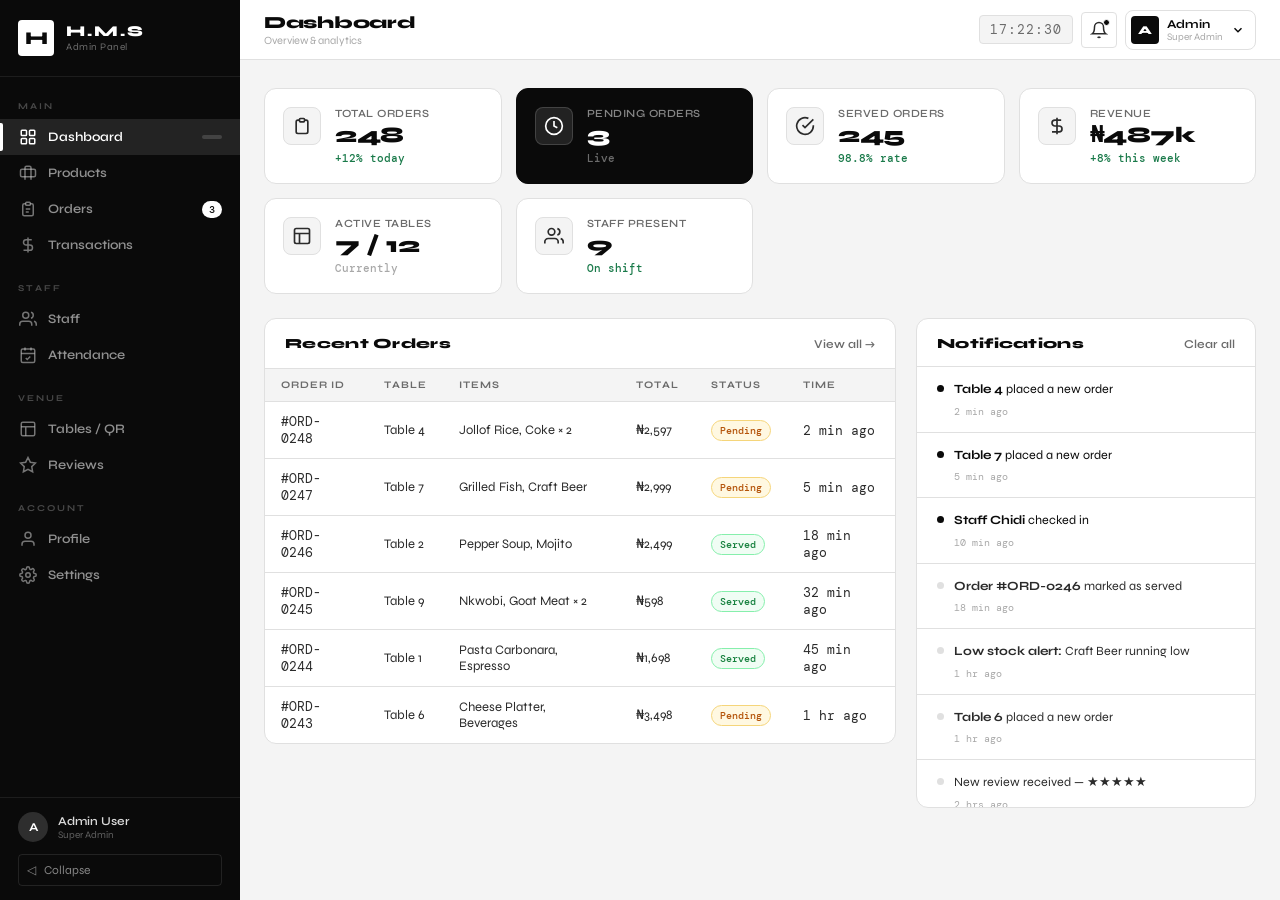
<file: Admin/dashboard.html>
<!DOCTYPE html>
<html lang="en">
<head>
    <meta charset="UTF-8">
    <meta name="viewport" content="width=device-width, initial-scale=1.0">
    <title>HMS Admin — Dashboard</title>
    <link rel="stylesheet" href="admin.css">
    <link rel="preconnect" href="https://fonts.googleapis.com">
    <link href="https://fonts.googleapis.com/css2?family=Syne:wght@400;600;700;800&family=DM+Mono:wght@300;400;500&display=swap" rel="stylesheet">
</head>
<body data-page="dashboard">

    <!-- ═══════════════════════════════════════════ -->
    <!--  SIDEBAR                                    -->
    <!-- ═══════════════════════════════════════════ -->
    <aside class="sidebar" id="sidebar">

        <!-- Brand -->
        <div class="sidebar-brand">
            <div class="brand-mark">H</div>
            <div class="brand-text">
                <span class="brand-name">H.M.S</span>
                <span class="brand-sub">Admin Panel</span>
            </div>
            <button class="sidebar-close" id="sidebarClose" aria-label="Close sidebar">
                <svg width="18" height="18" viewBox="0 0 24 24" fill="none" stroke="currentColor" stroke-width="2.5"><path d="M18 6L6 18M6 6l12 12"/></svg>
            </button>
        </div>

        <!-- Nav -->
        <nav class="sidebar-nav">
            <div class="nav-group">
                <span class="nav-group-label">Main</span>

                <a href="dashboard.html" class="nav-link" data-page="dashboard">
                    <span class="nav-icon">
                        <svg width="18" height="18" viewBox="0 0 24 24" fill="none" stroke="currentColor" stroke-width="2"><rect x="3" y="3" width="7" height="7" rx="1"/><rect x="14" y="3" width="7" height="7" rx="1"/><rect x="3" y="14" width="7" height="7" rx="1"/><rect x="14" y="14" width="7" height="7" rx="1"/></svg>
                    </span>
                    <span class="nav-label">Dashboard</span>
                    <span class="nav-badge" id="badge-dashboard"></span>
                </a>  

                <a href="products.html" class="nav-link" data-page="products">
                    <span class="nav-icon">
                        <svg width="18" height="18" viewBox="0 0 24 24" fill="none" stroke="currentColor" stroke-width="2"><path d="M20 7H4a2 2 0 00-2 2v6a2 2 0 002 2h16a2 2 0 002-2V9a2 2 0 00-2-2z"/><path d="M16 21V5a2 2 0 00-2-2h-4a2 2 0 00-2 2v16"/></svg>
                    </span>
                    <span class="nav-label">Products</span>
                </a>

                <a href="orders.html" class="nav-link" data-page="orders">
                    <span class="nav-icon">
                        <svg width="18" height="18" viewBox="0 0 24 24" fill="none" stroke="currentColor" stroke-width="2"><path d="M9 5H7a2 2 0 00-2 2v12a2 2 0 002 2h10a2 2 0 002-2V7a2 2 0 00-2-2h-2"/><rect x="9" y="3" width="6" height="4" rx="1"/><path d="M9 12h6M9 16h4"/></svg>
                    </span>
                    <span class="nav-label">Orders</span>
                    <span class="nav-badge live" id="badge-orders">3</span>
                </a>

                <a href="transactions.html" class="nav-link" data-page="transactions">
                    <span class="nav-icon">
                        <svg width="18" height="18" viewBox="0 0 24 24" fill="none" stroke="currentColor" stroke-width="2"><path d="M12 2v20M17 5H9.5a3.5 3.5 0 000 7h5a3.5 3.5 0 010 7H6"/></svg>
                    </span>
                    <span class="nav-label">Transactions</span>
                </a>
            </div>

            <div class="nav-group">
                <span class="nav-group-label">Staff</span>

                <a href="staff.html" class="nav-link" data-page="staff">
                    <span class="nav-icon">
                        <svg width="18" height="18" viewBox="0 0 24 24" fill="none" stroke="currentColor" stroke-width="2"><path d="M17 21v-2a4 4 0 00-4-4H5a4 4 0 00-4 4v2"/><circle cx="9" cy="7" r="4"/><path d="M23 21v-2a4 4 0 00-3-3.87M16 3.13a4 4 0 010 7.75"/></svg>
                    </span>
                    <span class="nav-label">Staff</span>
                </a>

                <a href="attendance.html" class="nav-link" data-page="attendance">
                    <span class="nav-icon">
                        <svg width="18" height="18" viewBox="0 0 24 24" fill="none" stroke="currentColor" stroke-width="2"><rect x="3" y="4" width="18" height="18" rx="2"/><path d="M16 2v4M8 2v4M3 10h18"/><path d="M9 16l2 2 4-4"/></svg>
                    </span>
                    <span class="nav-label">Attendance</span>
                </a>
            </div>

            <div class="nav-group">
                <span class="nav-group-label">Venue</span>

                <a href="tables.html" class="nav-link" data-page="tables">
                    <span class="nav-icon">
                        <svg width="18" height="18" viewBox="0 0 24 24" fill="none" stroke="currentColor" stroke-width="2"><rect x="3" y="3" width="18" height="18" rx="2"/><path d="M3 9h18M9 21V9"/></svg>
                    </span>
                    <span class="nav-label">Tables / QR</span>
                </a>

                <a href="reviews.html" class="nav-link" data-page="reviews">
                    <span class="nav-icon">
                        <svg width="18" height="18" viewBox="0 0 24 24" fill="none" stroke="currentColor" stroke-width="2"><polygon points="12 2 15.09 8.26 22 9.27 17 14.14 18.18 21.02 12 17.77 5.82 21.02 7 14.14 2 9.27 8.91 8.26 12 2"/></svg>
                    </span>
                    <span class="nav-label">Reviews</span>
                </a>
            </div>

            <div class="nav-group">
                <span class="nav-group-label">Account</span>

                <a href="profile.html" class="nav-link" data-page="profile">
                    <span class="nav-icon">
                        <svg width="18" height="18" viewBox="0 0 24 24" fill="none" stroke="currentColor" stroke-width="2"><path d="M20 21v-2a4 4 0 00-4-4H8a4 4 0 00-4 4v2"/><circle cx="12" cy="7" r="4"/></svg>
                    </span>
                    <span class="nav-label">Profile</span>
                </a>

                <a href="settings.html" class="nav-link" data-page="settings">
                    <span class="nav-icon">
                        <svg width="18" height="18" viewBox="0 0 24 24" fill="none" stroke="currentColor" stroke-width="2"><circle cx="12" cy="12" r="3"/><path d="M19.4 15a1.65 1.65 0 00.33 1.82l.06.06a2 2 0 010 2.83 2 2 0 01-2.83 0l-.06-.06a1.65 1.65 0 00-1.82-.33 1.65 1.65 0 00-1 1.51V21a2 2 0 01-4 0v-.09A1.65 1.65 0 009 19.4a1.65 1.65 0 00-1.82.33l-.06.06a2 2 0 01-2.83-2.83l.06-.06A1.65 1.65 0 004.68 15a1.65 1.65 0 00-1.51-1H3a2 2 0 010-4h.09A1.65 1.65 0 004.6 9a1.65 1.65 0 00-.33-1.82l-.06-.06a2 2 0 012.83-2.83l.06.06A1.65 1.65 0 009 4.68a1.65 1.65 0 001-1.51V3a2 2 0 014 0v.09a1.65 1.65 0 001 1.51 1.65 1.65 0 001.82-.33l.06-.06a2 2 0 012.83 2.83l-.06.06A1.65 1.65 0 0019.4 9a1.65 1.65 0 001.51 1H21a2 2 0 010 4h-.09a1.65 1.65 0 00-1.51 1z"/></svg>
                    </span>
                    <span class="nav-label">Settings</span>
                </a>
            </div>
        </nav>

        <!-- Sidebar Footer -->
        <div class="sidebar-footer">
            <div class="sidebar-user">
                <div class="user-avatar-sm">A</div>
                <div class="user-info-sm">
                    <span class="user-name-sm">Admin User</span>
                    <span class="user-role-sm">Super Admin</span>
                </div>
            </div>
            <button class="sidebar-toggle" id="sidebarToggleBtn" style="margin-top: 12px; background: none; border: 1px solid rgba(255,255,255,0.1); color: rgba(255,255,255,0.5); width: 100%; padding: 8px; border-radius: 4px; display: flex; align-items: center; gap: 8px; font-size: 12px;">
                <span class="toggle-icon">◁</span>
                <span class="toggle-text">Collapse</span>
            </button>
        </div>
    </aside>

    <!-- Overlay (mobile) -->
    <div class="sidebar-overlay" id="sidebarOverlay"></div>

    <!-- ═══════════════════════════════════════════ -->
    <!--  MAIN CONTENT AREA                          -->
    <!-- ═══════════════════════════════════════════ -->
    <div class="main-wrapper">

        <!-- TOP NAVBAR -->
        <header class="topbar">
            <div class="topbar-left">
                <button class="menu-toggle" id="menuToggle" aria-label="Toggle sidebar">
                    <span></span><span></span><span></span>
                </button>
                <div class="page-title-area">
                    <h1 class="page-title" id="pageTitle">Dashboard</h1>
                    <span class="page-breadcrumb" id="pageBreadcrumb">Overview &amp; analytics</span>
                </div>
            </div>

            <div class="topbar-right">
                <!-- Live clock -->
                <div class="topbar-clock" id="topbarClock">--:--</div>

                <!-- Notifications -->
                <button class="topbar-btn notif-btn" id="notifBtn" aria-label="Notifications">
                    <svg width="18" height="18" viewBox="0 0 24 24" fill="none" stroke="currentColor" stroke-width="2"><path d="M18 8A6 6 0 006 8c0 7-3 9-3 9h18s-3-2-3-9"/><path d="M13.73 21a2 2 0 01-3.46 0"/></svg>
                    <span class="notif-dot"></span>
                </button>

                <!-- Profile -->
                <div class="topbar-profile" id="profileDropdownToggle">
                    <div class="user-avatar">A</div>
                    <div class="user-meta">
                        <span class="user-name">Admin</span>
                        <span class="user-role">Super Admin</span>
                    </div>
                    <svg width="14" height="14" viewBox="0 0 24 24" fill="none" stroke="currentColor" stroke-width="2.5"><path d="M6 9l6 6 6-6"/></svg>

                    <!-- Profile dropdown -->
                    <div class="profile-dropdown" id="profileDropdown">
                        <a href="profile.html" class="dropdown-item">
                            <svg width="15" height="15" viewBox="0 0 24 24" fill="none" stroke="currentColor" stroke-width="2"><path d="M20 21v-2a4 4 0 00-4-4H8a4 4 0 00-4 4v2"/><circle cx="12" cy="7" r="4"/></svg>
                            View Profile
                        </a>
                        <a href="settings.html" class="dropdown-item">
                            <svg width="15" height="15" viewBox="0 0 24 24" fill="none" stroke="currentColor" stroke-width="2"><circle cx="12" cy="12" r="3"/><path d="M19.4 15a1.65 1.65 0 00.33 1.82l.06.06a2 2 0 010 2.83 2 2 0 01-2.83 0l-.06-.06a1.65 1.65 0 00-1.82-.33 1.65 1.65 0 00-1 1.51V21a2 2 0 01-4 0v-.09A1.65 1.65 0 009 19.4a1.65 1.65 0 00-1.82.33l-.06.06a2 2 0 01-2.83-2.83l.06-.06A1.65 1.65 0 004.68 15a1.65 1.65 0 00-1.51-1H3a2 2 0 010-4h.09A1.65 1.65 0 004.6 9a1.65 1.65 0 00-.33-1.82l-.06-.06a2 2 0 012.83-2.83l.06.06A1.65 1.65 0 009 4.68a1.65 1.65 0 001-1.51V3a2 2 0 014 0v.09a1.65 1.65 0 001 1.51 1.65 1.65 0 001.82-.33l.06-.06a2 2 0 012.83 2.83l-.06.06A1.65 1.65 0 0019.4 9a1.65 1.65 0 001.51 1H21a2 2 0 010 4h-.09a1.65 1.65 0 00-1.51 1z"/></svg>
                            Settings
                        </a>
                        <div class="dropdown-divider"></div>
                        <button class="dropdown-item danger" onclick="handleLogout()">
                            <svg width="15" height="15" viewBox="0 0 24 24" fill="none" stroke="currentColor" stroke-width="2"><path d="M9 21H5a2 2 0 01-2-2V5a2 2 0 012-2h4"/><polyline points="16 17 21 12 16 7"/><line x1="21" y1="12" x2="9" y2="12"/></svg>
                            Logout
                        </button>
                    </div>
                </div>
            </div>
        </header>

        <!-- PAGE CONTENT -->
        <main class="page-content" id="pageContent">

            <!-- ═══════════════════════════════════════ -->
            <!-- DASHBOARD PAGE CONTENT (placeholder)   -->
            <!-- ═══════════════════════════════════════ -->

            <!-- Stats Row -->
            <div class="stats-grid">
                <div class="stat-card">
                    <div class="stat-icon">
                        <svg width="20" height="20" viewBox="0 0 24 24" fill="none" stroke="currentColor" stroke-width="2"><path d="M9 5H7a2 2 0 00-2 2v12a2 2 0 002 2h10a2 2 0 002-2V7a2 2 0 00-2-2h-2"/><rect x="9" y="3" width="6" height="4" rx="1"/></svg>
                    </div>
                    <div class="stat-body">
                        <span class="stat-label">Total Orders</span>
                        <span class="stat-value">248</span>
                        <span class="stat-delta up">+12% today</span>
                    </div>
                </div>

                <div class="stat-card accent">
                    <div class="stat-icon">
                        <svg width="20" height="20" viewBox="0 0 24 24" fill="none" stroke="currentColor" stroke-width="2"><circle cx="12" cy="12" r="10"/><polyline points="12 6 12 12 16 14"/></svg>
                    </div>
                    <div class="stat-body">
                        <span class="stat-label">Pending Orders</span>
                        <span class="stat-value">3</span>
                        <span class="stat-delta neutral">Live</span>
                    </div>
                </div>

                <div class="stat-card">
                    <div class="stat-icon">
                        <svg width="20" height="20" viewBox="0 0 24 24" fill="none" stroke="currentColor" stroke-width="2"><path d="M22 11.08V12a10 10 0 11-5.93-9.14"/><polyline points="22 4 12 14.01 9 11.01"/></svg>
                    </div>
                    <div class="stat-body">
                        <span class="stat-label">Served Orders</span>
                        <span class="stat-value">245</span>
                        <span class="stat-delta up">98.8% rate</span>
                    </div>
                </div>

                <div class="stat-card">
                    <div class="stat-icon">
                        <svg width="20" height="20" viewBox="0 0 24 24" fill="none" stroke="currentColor" stroke-width="2"><path d="M12 2v20M17 5H9.5a3.5 3.5 0 000 7h5a3.5 3.5 0 010 7H6"/></svg>
                    </div>
                    <div class="stat-body">
                        <span class="stat-label">Revenue</span>
                        <span class="stat-value">₦487k</span>
                        <span class="stat-delta up">+8% this week</span>
                    </div>
                </div>

                <div class="stat-card">
                    <div class="stat-icon">
                        <svg width="20" height="20" viewBox="0 0 24 24" fill="none" stroke="currentColor" stroke-width="2"><rect x="3" y="3" width="18" height="18" rx="2"/><path d="M3 9h18M9 21V9"/></svg>
                    </div>
                    <div class="stat-body">
                        <span class="stat-label">Active Tables</span>
                        <span class="stat-value">7 / 12</span>
                        <span class="stat-delta neutral">Currently</span>
                    </div>
                </div>

                <div class="stat-card">
                    <div class="stat-icon">
                        <svg width="20" height="20" viewBox="0 0 24 24" fill="none" stroke="currentColor" stroke-width="2"><path d="M17 21v-2a4 4 0 00-4-4H5a4 4 0 00-4 4v2"/><circle cx="9" cy="7" r="4"/><path d="M23 21v-2a4 4 0 00-3-3.87M16 3.13a4 4 0 010 7.75"/></svg>
                    </div>
                    <div class="stat-body">
                        <span class="stat-label">Staff Present</span>
                        <span class="stat-value">9</span>
                        <span class="stat-delta up">On shift</span>
                    </div>
                </div>
            </div>

            <!-- Bottom Row: Recent Orders + Notifications -->
            <div class="dashboard-grid">

                <!-- Recent Orders Table -->
                <section class="panel">
                    <div class="panel-header">
                        <h2 class="panel-title">Recent Orders</h2>
                        <a href="orders.html" class="panel-action">View all →</a>
                    </div>
                    <div class="table-wrapper">
                        <table class="data-table">
                            <thead>
                                <tr>
                                    <th>Order ID</th>
                                    <th>Table</th>
                                    <th>Items</th>
                                    <th>Total</th>
                                    <th>Status</th>
                                    <th>Time</th>
                                </tr>
                            </thead>
                            <tbody>
                                <!-- connect to backend later -->
                                <tr>
                                    <td><span class="mono">#ORD-0248</span></td>
                                    <td>Table 4</td>
                                    <td>Jollof Rice, Coke × 2</td>
                                    <td>₦2,597</td>
                                    <td><span class="badge pending">Pending</span></td>
                                    <td class="mono muted">2 min ago</td>
                                </tr>
                                <tr>
                                    <td><span class="mono">#ORD-0247</span></td>
                                    <td>Table 7</td>
                                    <td>Grilled Fish, Craft Beer</td>
                                    <td>₦2,999</td>
                                    <td><span class="badge pending">Pending</span></td>
                                    <td class="mono muted">5 min ago</td>
                                </tr>
                                <tr>
                                    <td><span class="mono">#ORD-0246</span></td>
                                    <td>Table 2</td>
                                    <td>Pepper Soup, Mojito</td>
                                    <td>₦2,499</td>
                                    <td><span class="badge served">Served</span></td>
                                    <td class="mono muted">18 min ago</td>
                                </tr>
                                <tr>
                                    <td><span class="mono">#ORD-0245</span></td>
                                    <td>Table 9</td>
                                    <td>Nkwobi, Goat Meat × 2</td>
                                    <td>₦598</td>
                                    <td><span class="badge served">Served</span></td>
                                    <td class="mono muted">32 min ago</td>
                                </tr>
                                <tr>
                                    <td><span class="mono">#ORD-0244</span></td>
                                    <td>Table 1</td>
                                    <td>Pasta Carbonara, Espresso</td>
                                    <td>₦1,698</td>
                                    <td><span class="badge served">Served</span></td>
                                    <td class="mono muted">45 min ago</td>
                                </tr>
                                <tr>
                                    <td><span class="mono">#ORD-0243</span></td>
                                    <td>Table 6</td>
                                    <td>Cheese Platter, Beverages</td>
                                    <td>₦3,498</td>
                                    <td><span class="badge pending">Pending</span></td>
                                    <td class="mono muted">1 hr ago</td>
                                </tr>
                            </tbody>
                        </table>
                    </div>
                </section>

                <!-- Notification Panel -->
                <section class="panel notif-panel">
                    <div class="panel-header">
                        <h2 class="panel-title">Notifications</h2>
                        <button class="panel-action" onclick="clearNotifications()">Clear all</button>
                    </div>
                    <div class="notif-list" id="notifList">
                        <!-- connect to backend later -->
                        <div class="notif-item unread">
                            <div class="notif-dot-indicator"></div>
                            <div class="notif-body">
                                <p class="notif-text"><strong>Table 4</strong> placed a new order</p>
                                <span class="notif-time">2 min ago</span>
                            </div>
                        </div>
                        <div class="notif-item unread">
                            <div class="notif-dot-indicator"></div>
                            <div class="notif-body">
                                <p class="notif-text"><strong>Table 7</strong> placed a new order</p>
                                <span class="notif-time">5 min ago</span>
                            </div>
                        </div>
                        <div class="notif-item unread">
                            <div class="notif-dot-indicator"></div>
                            <div class="notif-body">
                                <p class="notif-text"><strong>Staff Chidi</strong> checked in</p>
                                <span class="notif-time">10 min ago</span>
                            </div>
                        </div>
                        <div class="notif-item">
                            <div class="notif-dot-indicator"></div>
                            <div class="notif-body">
                                <p class="notif-text"><strong>Order #ORD-0246</strong> marked as served</p>
                                <span class="notif-time">18 min ago</span>
                            </div>
                        </div>
                        <div class="notif-item">
                            <div class="notif-dot-indicator"></div>
                            <div class="notif-body">
                                <p class="notif-text"><strong>Low stock alert:</strong> Craft Beer running low</p>
                                <span class="notif-time">1 hr ago</span>
                            </div>
                        </div>
                        <div class="notif-item">
                            <div class="notif-dot-indicator"></div>
                            <div class="notif-body">
                                <p class="notif-text"><strong>Table 6</strong> placed a new order</p>
                                <span class="notif-time">1 hr ago</span>
                            </div>
                        </div>
                        <div class="notif-item">
                            <div class="notif-dot-indicator"></div>
                            <div class="notif-body">
                                <p class="notif-text">New review received — ★★★★★</p>
                                <span class="notif-time">2 hrs ago</span>
                            </div>
                        </div>
                    </div>
                </section>

            </div>

        </main>
    </div><!-- /main-wrapper -->

    <script src="admin.js"></script>
</body>
</html>
</file>
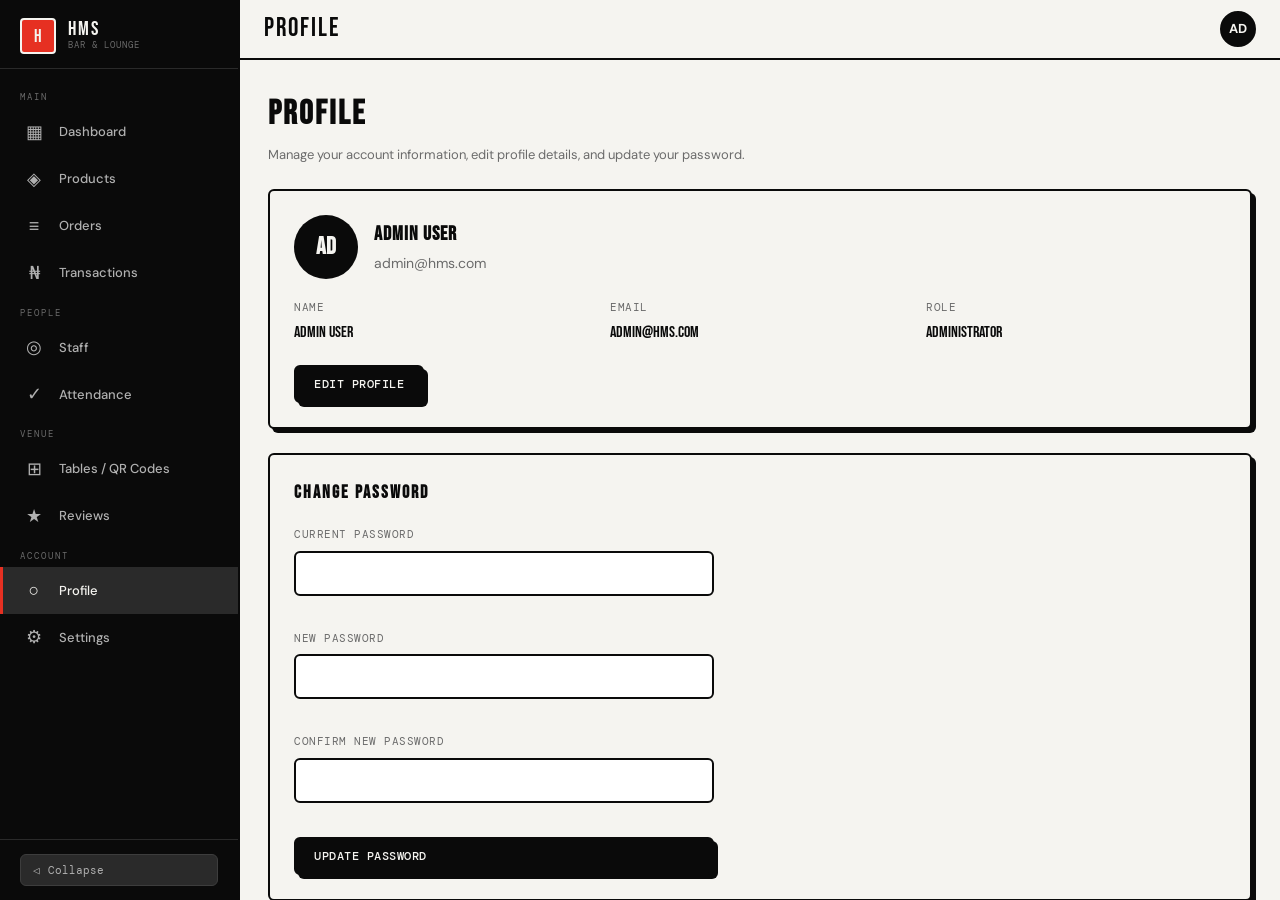
<file: Admin/profile.html>
<!DOCTYPE html>
<html lang="en">
<head>
  <meta charset="UTF-8" />
  <meta name="viewport" content="width=device-width, initial-scale=1.0" />
  <title>HMS Admin — Profile</title>
  <link rel="stylesheet" href="admin-layout.css" />
  <style>
    .page-hero {
      display: flex;
      align-items: flex-end;
      justify-content: space-between;
      gap: 18px;
      margin-bottom: 24px;
      flex-wrap: wrap;
    }

    .page-hero h1 {
      margin: 0;
      font-family: var(--font-display);
      font-size: 34px;
      letter-spacing: 2px;
    }

    .page-hero p {
      margin: 6px 0 0;
      color: var(--grey-4);
      font-size: 13px;
      max-width: 560px;
    }

    .profile-card,
    .password-card {
      border: var(--border);
      border-radius: var(--radius);
      background: var(--white);
      box-shadow: var(--shadow);
      padding: 24px;
      margin-bottom: 24px;
    }

    .profile-header {
      display: flex;
      align-items: center;
      gap: 16px;
      margin-bottom: 20px;
    }

    .profile-avatar {
      width: 64px;
      height: 64px;
      border-radius: 50%;
      background: var(--black);
      color: var(--white);
      display: flex;
      align-items: center;
      justify-content: center;
      font-family: var(--font-display);
      font-size: 24px;
      font-weight: 800;
    }

    .profile-info h2 {
      margin: 0 0 4px;
      font-family: var(--font-display);
      font-size: 20px;
      letter-spacing: 1px;
    }

    .profile-info p {
      margin: 0;
      color: var(--grey-4);
      font-size: 14px;
    }

    .profile-details {
      display: grid;
      grid-template-columns: repeat(auto-fit, minmax(220px, 1fr));
      gap: 16px;
      margin-bottom: 20px;
    }

    .detail-item {
      display: grid;
      gap: 6px;
    }

    .detail-label {
      font-family: var(--font-mono);
      font-size: 11px;
      letter-spacing: 0.5px;
      text-transform: uppercase;
      color: var(--grey-4);
    }

    .detail-value {
      font-family: var(--font-display);
      font-size: 16px;
      color: var(--black);
    }

    .profile-actions {
      display: flex;
      gap: 12px;
    }

    .password-card h2 {
      margin: 0 0 20px;
      font-family: var(--font-display);
      font-size: 18px;
      letter-spacing: 2px;
    }

    .password-form {
      display: grid;
      gap: 16px;
      max-width: 420px;
    }

    .form-group {
      display: grid;
      gap: 8px;
    }

    .form-group label {
      font-family: var(--font-mono);
      font-size: 11px;
      letter-spacing: 0.5px;
      text-transform: uppercase;
      color: var(--grey-4);
    }

    .form-group input {
      padding: 12px;
      border: var(--border);
      border-radius: var(--radius);
      font-family: var(--font-display);
      font-size: 14px;
    }

    .modal {
      display: none;
      position: fixed;
      inset: 0;
      background: rgba(0, 0, 0, 0.45);
      z-index: 1000;
      align-items: center;
      justify-content: center;
    }

    .modal.show {
      display: flex;
    }

    .modal-content {
      width: min(520px, 90%);
      background: var(--white);
      border-radius: var(--radius);
      padding: 24px;
      box-shadow: var(--shadow);
    }

    .modal-header {
      display: flex;
      align-items: center;
      justify-content: space-between;
      margin-bottom: 20px;
    }

    .modal-header h2 {
      margin: 0;
      font-family: var(--font-display);
      font-size: 18px;
      letter-spacing: 2px;
    }

    .modal-close {
      background: none;
      border: none;
      font-size: 24px;
      cursor: pointer;
      color: var(--grey-4);
    }

    .modal-actions {
      display: flex;
      justify-content: flex-end;
      gap: 12px;
      margin-top: 20px;
    }

    @media (max-width: 640px) {
      .profile-header { flex-direction: column; text-align: center; }
      .profile-actions { justify-content: center; }
    }
  </style>
</head>
<body data-page="profile">
  <div class="admin-shell">
    <aside class="sidebar" id="sidebar">
      <div class="sidebar-logo">
        <div class="logo-mark">H</div>
        <div>
          <div class="logo-text">HMS</div>
          <div class="logo-sub">Bar &amp; Lounge</div>
        </div>
      </div>

      <nav class="sidebar-nav">
        <div class="nav-section-label">Main</div>
        <a class="nav-link" href="dashboard.html" data-page="dashboard">
          <span class="nav-icon">▦</span>
          <span class="nav-label">Dashboard</span>
        </a>
        <a class="nav-link" href="products.html" data-page="products">
          <span class="nav-icon">◈</span>
          <span class="nav-label">Products</span>
        </a>
        <a class="nav-link" href="orders.html" data-page="orders">
          <span class="nav-icon">≡</span>
          <span class="nav-label">Orders</span>
        </a>
        <a class="nav-link" href="transactions.html" data-page="transactions">
          <span class="nav-icon">₦</span>
          <span class="nav-label">Transactions</span>
        </a>

        <div class="nav-section-label">People</div>
        <a class="nav-link" href="staff.html" data-page="staff">
          <span class="nav-icon">◎</span>
          <span class="nav-label">Staff</span>
        </a>
        <a class="nav-link" href="attendance.html" data-page="attendance">
          <span class="nav-icon">✓</span>
          <span class="nav-label">Attendance</span>
        </a>

        <div class="nav-section-label">Venue</div>
        <a class="nav-link" href="tables.html" data-page="tables">
          <span class="nav-icon">⊞</span>
          <span class="nav-label">Tables / QR Codes</span>
        </a>
        <a class="nav-link" href="reviews.html" data-page="reviews">
          <span class="nav-icon">★</span>
          <span class="nav-label">Reviews</span>
        </a>

        <div class="nav-section-label">Account</div>
        <a class="nav-link active" href="profile.html" data-page="profile">
          <span class="nav-icon">○</span>
          <span class="nav-label">Profile</span>
        </a>
        <a class="nav-link" href="settings.html" data-page="settings">
          <span class="nav-icon">⚙</span>
          <span class="nav-label">Settings</span>
        </a>
      </nav>

      <div class="sidebar-footer">
        <button class="sidebar-toggle" id="sidebarToggleBtn">
          <span class="toggle-icon">◁</span>
          <span class="toggle-text">Collapse</span>
        </button>
      </div>
    </aside>

    <div class="sidebar-overlay" id="sidebarOverlay"></div>

    <div class="main-area">
      <header class="topbar">
        <button class="topbar-mobile-toggle" id="menuToggle">☰</button>
        <div class="topbar-title">Profile</div>
        <div class="topbar-actions">
          <span class="topbar-date" id="topbarDate"></span>
          <div class="topbar-avatar" title="Admin">AD</div>
        </div>
      </header>

      <main class="page-content">
        <section class="page-hero">
          <div>
            <h1>Profile</h1>
            <p>Manage your account information, edit profile details, and update your password.</p>
          </div>
        </section>

        <div class="profile-card">
          <div class="profile-header">
            <div class="profile-avatar" id="profileAvatar">AD</div>
            <div class="profile-info">
              <h2 id="profileName">Admin User</h2>
              <p id="profileEmail">admin@hms.com</p>
            </div>
          </div>

          <div class="profile-details">
            <div class="detail-item">
              <span class="detail-label">Name</span>
              <span class="detail-value" id="detailName">Admin User</span>
            </div>
            <div class="detail-item">
              <span class="detail-label">Email</span>
              <span class="detail-value" id="detailEmail">admin@hms.com</span>
            </div>
            <div class="detail-item">
              <span class="detail-label">Role</span>
              <span class="detail-value" id="detailRole">Administrator</span>
            </div>
          </div>

          <div class="profile-actions">
            <button class="btn btn-primary" id="editProfileBtn">Edit Profile</button>
          </div>
        </div>

        <div class="password-card">
          <h2>Change Password</h2>
          <form class="password-form" id="passwordForm">
            <div class="form-group">
              <label for="currentPassword">Current Password</label>
              <input type="password" id="currentPassword" name="currentPassword" required>
            </div>
            <div class="form-group">
              <label for="newPassword">New Password</label>
              <input type="password" id="newPassword" name="newPassword" required>
            </div>
            <div class="form-group">
              <label for="confirmPassword">Confirm New Password</label>
              <input type="password" id="confirmPassword" name="confirmPassword" required>
            </div>
            <button type="submit" class="btn btn-primary">Update Password</button>
          </form>
        </div>
      </main>
    </div>
  </div>

  <div class="modal" id="editProfileModal">
    <div class="modal-content">
      <div class="modal-header">
        <h2>Edit Profile</h2>
        <button class="modal-close" id="closeModal">&times;</button>
      </div>
      <div class="modal-body">
        <form id="editProfileForm">
          <div class="form-group">
            <label for="editName">Full Name</label>
            <input type="text" id="editName" name="name" required>
          </div>
          <div class="form-group">
            <label for="editEmail">Email Address</label>
            <input type="email" id="editEmail" name="email" required>
          </div>
        </form>
      </div>
      <div class="modal-actions">
        <button class="btn btn-secondary" id="cancelEdit">Cancel</button>
        <button class="btn btn-primary" id="saveProfile">Save Changes</button>
      </div>
    </div>
  </div>

  <script src="admin.js"></script>
  <script>
    const profileData = {
      name: 'Admin User',
      email: 'admin@hms.com',
      role: 'Administrator'
    };

    const profileName = document.getElementById('profileName');
    const profileEmail = document.getElementById('profileEmail');
    const detailName = document.getElementById('detailName');
    const detailEmail = document.getElementById('detailEmail');
    const detailRole = document.getElementById('detailRole');
    const profileAvatar = document.getElementById('profileAvatar');
    const editProfileBtn = document.getElementById('editProfileBtn');
    const editProfileModal = document.getElementById('editProfileModal');
    const closeModal = document.getElementById('closeModal');
    const cancelEdit = document.getElementById('cancelEdit');
    const saveProfile = document.getElementById('saveProfile');
    const editName = document.getElementById('editName');
    const editEmail = document.getElementById('editEmail');
    const passwordForm = document.getElementById('passwordForm');

    function updateProfileDisplay() {
      profileName.textContent = profileData.name;
      profileEmail.textContent = profileData.email;
      detailName.textContent = profileData.name;
      detailEmail.textContent = profileData.email;
      detailRole.textContent = profileData.role;
      profileAvatar.textContent = profileData.name.split(' ').map(n => n[0]).join('').slice(0, 2).toUpperCase();
    }

    function openEditModal() {
      editName.value = profileData.name;
      editEmail.value = profileData.email;
      editProfileModal.classList.add('show');
    }

    function closeEditModal() {
      editProfileModal.classList.remove('show');
    }

    function saveProfileChanges() {
      profileData.name = editName.value.trim() || profileData.name;
      profileData.email = editEmail.value.trim() || profileData.email;
      updateProfileDisplay();
      closeEditModal();
      if (typeof showToast === 'function') {
        showToast('Profile updated successfully', 'success');
      }
    }

    function handlePasswordChange(event) {
      event.preventDefault();
      const newPass = document.getElementById('newPassword').value;
      const confirmPass = document.getElementById('confirmPassword').value;

      if (newPass !== confirmPass) {
        if (typeof showToast === 'function') {
          showToast('New passwords do not match', 'error');
        }
        return;
      }

      passwordForm.reset();
      if (typeof showToast === 'function') {
        showToast('Password updated successfully', 'success');
      }
    }

    editProfileBtn.addEventListener('click', openEditModal);
    closeModal.addEventListener('click', closeEditModal);
    cancelEdit.addEventListener('click', closeEditModal);
    saveProfile.addEventListener('click', saveProfileChanges);
    passwordForm.addEventListener('submit', handlePasswordChange);
    editProfileModal.addEventListener('click', (e) => {
      if (e.target === editProfileModal) closeEditModal();
    });

    updateProfileDisplay();
  </script>
</body>
</html>
</file>
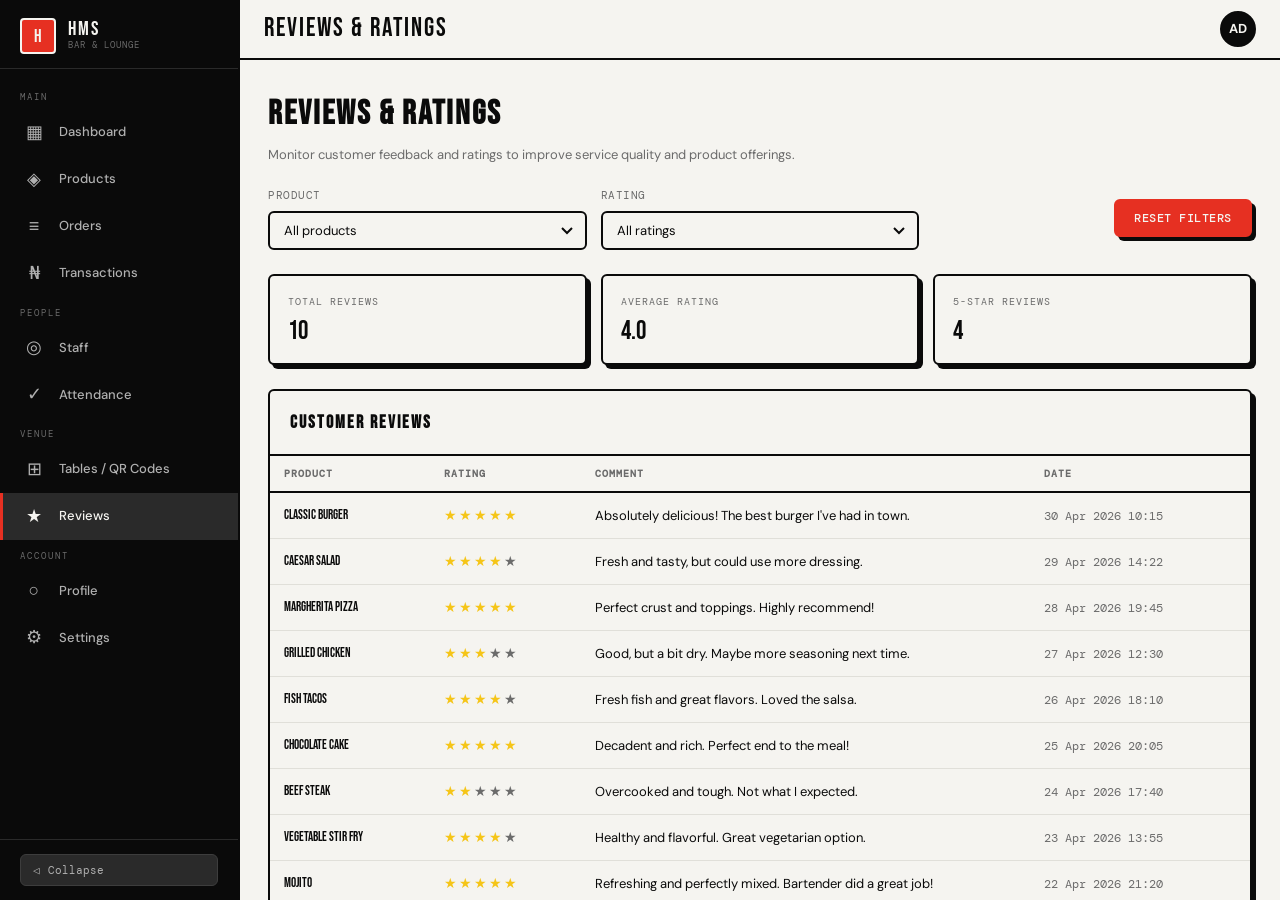
<file: Admin/reviews.html>
<!DOCTYPE html>
<html lang="en">
<head>
  <meta charset="UTF-8" />
  <meta name="viewport" content="width=device-width, initial-scale=1.0" />
  <title>HMS Admin — Reviews</title>
  <link rel="stylesheet" href="admin-layout.css" />
  <style>
    .page-hero {
      display: flex;
      align-items: flex-end;
      justify-content: space-between;
      gap: 18px;
      margin-bottom: 22px;
      flex-wrap: wrap;
    }

    .page-hero h1 {
      margin: 0;
      font-family: var(--font-display);
      font-size: 34px;
      letter-spacing: 2px;
    }

    .page-hero p {
      margin: 6px 0 0;
      color: var(--grey-4);
      font-size: 13px;
      max-width: 560px;
    }

    .toolbar {
      display: grid;
      grid-template-columns: repeat(3, minmax(200px, 1fr));
      gap: 14px;
      margin-bottom: 24px;
    }

    .toolbar .filter-group {
      display: grid;
      gap: 8px;
    }

    .toolbar label {
      font-family: var(--font-mono);
      font-size: 11px;
      letter-spacing: 0.5px;
      text-transform: uppercase;
      color: var(--grey-4);
    }

    .toolbar-actions {
      display: flex;
      justify-content: flex-end;
      align-items: center;
      gap: 10px;
    }

    .summary-grid {
      display: grid;
      grid-template-columns: repeat(3, minmax(160px, 1fr));
      gap: 14px;
      margin-bottom: 24px;
    }

    .summary-card {
      padding: 18px;
      border: var(--border);
      border-radius: var(--radius);
      background: var(--white);
      box-shadow: var(--shadow);
    }

    .summary-card .label {
      display: block;
      margin-bottom: 10px;
      font-family: var(--font-mono);
      font-size: 10px;
      letter-spacing: 1px;
      text-transform: uppercase;
      color: var(--grey-4);
    }

    .summary-card .value {
      font-family: var(--font-display);
      font-size: 26px;
      line-height: 1;
    }

    .reviews-panel {
      border: var(--border);
      border-radius: var(--radius);
      background: var(--white);
      box-shadow: var(--shadow);
      overflow: hidden;
    }

    .reviews-panel-header {
      padding: 18px 20px;
      border-bottom: var(--border);
      display: flex;
      align-items: center;
      justify-content: space-between;
      gap: 12px;
    }

    .reviews-panel-header h2 {
      margin: 0;
      font-family: var(--font-display);
      font-size: 18px;
      letter-spacing: 2px;
    }

    .reviews-panel-body {
      overflow-x: auto;
    }

    .stars {
      display: flex;
      gap: 2px;
    }

    .star {
      font-size: 14px;
      color: var(--yellow);
    }

    .star.empty {
      color: var(--grey-4);
    }

    .table-wrapper { min-width: 720px; }

    .data-table td:nth-child(1) { font-family: var(--font-display); }

    .data-table td:nth-child(2) { font-family: var(--font-display); }

    .data-table td:nth-child(3) { max-width: 300px; word-wrap: break-word; }

    .data-table td:nth-child(4) { font-family: var(--font-mono); font-size: 12px; color: var(--grey-4); }

    @media (max-width: 1000px) {
      .toolbar { grid-template-columns: 1fr; }
      .summary-grid { grid-template-columns: repeat(2, minmax(140px, 1fr)); }
      .page-hero { align-items: stretch; }
    }

    @media (max-width: 640px) {
      .summary-grid { grid-template-columns: 1fr; }
      .toolbar-actions { justify-content: stretch; flex-direction: column; }
      .toolbar-actions .btn { width: 100%; }
    }
  </style>
</head>
<body data-page="reviews">
  <div class="admin-shell">
    <aside class="sidebar" id="sidebar">
      <div class="sidebar-logo">
        <div class="logo-mark">H</div>
        <div>
          <div class="logo-text">HMS</div>
          <div class="logo-sub">Bar &amp; Lounge</div>
        </div>
      </div>

      <nav class="sidebar-nav">
        <div class="nav-section-label">Main</div>
        <a class="nav-link" href="dashboard.html" data-page="dashboard">
          <span class="nav-icon">▦</span>
          <span class="nav-label">Dashboard</span>
        </a>
        <a class="nav-link" href="products.html" data-page="products">
          <span class="nav-icon">◈</span>
          <span class="nav-label">Products</span>
        </a>
        <a class="nav-link" href="orders.html" data-page="orders">
          <span class="nav-icon">≡</span>
          <span class="nav-label">Orders</span>
        </a>
        <a class="nav-link" href="transactions.html" data-page="transactions">
          <span class="nav-icon">₦</span>
          <span class="nav-label">Transactions</span>
        </a>

        <div class="nav-section-label">People</div>
        <a class="nav-link" href="staff.html" data-page="staff">
          <span class="nav-icon">◎</span>
          <span class="nav-label">Staff</span>
        </a>
        <a class="nav-link" href="attendance.html" data-page="attendance">
          <span class="nav-icon">✓</span>
          <span class="nav-label">Attendance</span>
        </a>

        <div class="nav-section-label">Venue</div>
        <a class="nav-link" href="tables.html" data-page="tables">
          <span class="nav-icon">⊞</span>
          <span class="nav-label">Tables / QR Codes</span>
        </a>
        <a class="nav-link active" href="reviews.html" data-page="reviews">
          <span class="nav-icon">★</span>
          <span class="nav-label">Reviews</span>
        </a>

        <div class="nav-section-label">Account</div>
        <a class="nav-link" href="profile.html" data-page="profile">
          <span class="nav-icon">○</span>
          <span class="nav-label">Profile</span>
        </a>
        <a class="nav-link" href="settings.html" data-page="settings">
          <span class="nav-icon">⚙</span>
          <span class="nav-label">Settings</span>
        </a>
      </nav>

      <div class="sidebar-footer">
        <button class="sidebar-toggle" id="sidebarToggleBtn">
          <span class="toggle-icon">◁</span>
          <span class="toggle-text">Collapse</span>
        </button>
      </div>
    </aside>

    <div class="sidebar-overlay" id="sidebarOverlay"></div>

    <div class="main-area">
      <header class="topbar">
        <button class="topbar-mobile-toggle" id="menuToggle">☰</button>
        <div class="topbar-title">Reviews & Ratings</div>
        <div class="topbar-actions">
          <span class="topbar-date" id="topbarDate"></span>
          <div class="topbar-avatar" title="Admin">AD</div>
        </div>
      </header>

      <main class="page-content">
        <section class="page-hero">
          <div>
            <h1>Reviews & Ratings</h1>
            <p>Monitor customer feedback and ratings to improve service quality and product offerings.</p>
          </div>
        </section>

        <div class="toolbar">
          <div class="filter-group">
            <label for="filterProduct">Product</label>
            <select class="input" id="filterProduct">
              <option value="all">All products</option>
            </select>
          </div>
          <div class="filter-group">
            <label for="filterRating">Rating</label>
            <select class="input" id="filterRating">
              <option value="all">All ratings</option>
              <option value="5">5 stars</option>
              <option value="4">4 stars</option>
              <option value="3">3 stars</option>
              <option value="2">2 stars</option>
              <option value="1">1 star</option>
            </select>
          </div>
          <div class="toolbar-actions">
            <button class="btn btn-accent" id="resetFilters" type="button">Reset Filters</button>
          </div>
        </div>

        <div class="summary-grid">
          <div class="summary-card">
            <span class="label">Total reviews</span>
            <span class="value" id="summaryTotal">0</span>
          </div>
          <div class="summary-card">
            <span class="label">Average rating</span>
            <span class="value" id="summaryAverage">0.0</span>
          </div>
          <div class="summary-card">
            <span class="label">5-star reviews</span>
            <span class="value" id="summaryFiveStar">0</span>
          </div>
        </div>

        <div class="reviews-panel card">
          <div class="reviews-panel-header">
            <h2>Customer reviews</h2>
          </div>
          <div class="reviews-panel-body table-wrapper">
            <table class="data-table">
              <thead>
                <tr>
                  <th>Product</th>
                  <th>Rating</th>
                  <th>Comment</th>
                  <th>Date</th>
                </tr>
              </thead>
              <tbody id="reviewsBody"></tbody>
            </table>
          </div>
        </div>
      </main>
    </div>
  </div>

  <script src="admin.js"></script>
  <script>
    const reviews = [
      { product: 'Classic Burger', rating: 5, comment: 'Absolutely delicious! The best burger I\'ve had in town.', date: '2026-04-30T10:15:00' },
      { product: 'Caesar Salad', rating: 4, comment: 'Fresh and tasty, but could use more dressing.', date: '2026-04-29T14:22:00' },
      { product: 'Margherita Pizza', rating: 5, comment: 'Perfect crust and toppings. Highly recommend!', date: '2026-04-28T19:45:00' },
      { product: 'Grilled Chicken', rating: 3, comment: 'Good, but a bit dry. Maybe more seasoning next time.', date: '2026-04-27T12:30:00' },
      { product: 'Fish Tacos', rating: 4, comment: 'Fresh fish and great flavors. Loved the salsa.', date: '2026-04-26T18:10:00' },
      { product: 'Chocolate Cake', rating: 5, comment: 'Decadent and rich. Perfect end to the meal!', date: '2026-04-25T20:05:00' },
      { product: 'Beef Steak', rating: 2, comment: 'Overcooked and tough. Not what I expected.', date: '2026-04-24T17:40:00' },
      { product: 'Vegetable Stir Fry', rating: 4, comment: 'Healthy and flavorful. Great vegetarian option.', date: '2026-04-23T13:55:00' },
      { product: 'Mojito', rating: 5, comment: 'Refreshing and perfectly mixed. Bartender did a great job!', date: '2026-04-22T21:20:00' },
      { product: 'French Fries', rating: 3, comment: 'Crispy but a bit salty. Portion was generous though.', date: '2026-04-21T16:35:00' }
    ];

    const reviewsBody = document.getElementById('reviewsBody');
    const filterProduct = document.getElementById('filterProduct');
    const filterRating = document.getElementById('filterRating');
    const resetFilters = document.getElementById('resetFilters');
    const summaryTotal = document.getElementById('summaryTotal');
    const summaryAverage = document.getElementById('summaryAverage');
    const summaryFiveStar = document.getElementById('summaryFiveStar');

    function createStars(rating) {
      const container = document.createElement('div');
      container.className = 'stars';
      for (let i = 1; i <= 5; i++) {
        const star = document.createElement('span');
        star.className = 'star';
        star.textContent = '★';
        if (i > rating) star.classList.add('empty');
        container.appendChild(star);
      }
      return container;
    }

    function populateProductFilter() {
      const products = [...new Set(reviews.map(r => r.product))].sort();
      products.forEach(product => {
        const option = document.createElement('option');
        option.value = product;
        option.textContent = product;
        filterProduct.appendChild(option);
      });
    }

    function applyFilters() {
      const productFilter = filterProduct.value;
      const ratingFilter = filterRating.value;
      const filtered = reviews.filter(review => {
        const productMatch = productFilter === 'all' || review.product === productFilter;
        const ratingMatch = ratingFilter === 'all' || review.rating === parseInt(ratingFilter);
        return productMatch && ratingMatch;
      });
      renderReviews(filtered);
      updateSummary(filtered);
    }

    function updateSummary(list) {
      summaryTotal.textContent = list.length;
      const average = list.length > 0 ? (list.reduce((sum, r) => sum + r.rating, 0) / list.length).toFixed(1) : '0.0';
      summaryAverage.textContent = average;
      const fiveStar = list.filter(r => r.rating === 5).length;
      summaryFiveStar.textContent = fiveStar;
    }

    function renderReviews(list) {
      reviewsBody.innerHTML = '';
      list.forEach(review => {
        const row = document.createElement('tr');
        row.innerHTML = `
          <td>${review.product}</td>
          <td></td>
          <td>${review.comment}</td>
          <td>${formatDate(review.date)} ${new Date(review.date).toLocaleTimeString('en-NG', { hour: '2-digit', minute: '2-digit' })}</td>
        `;
        const ratingCell = row.querySelector('td:nth-child(2)');
        ratingCell.appendChild(createStars(review.rating));
        reviewsBody.appendChild(row);
      });
    }

    function resetFiltersHandler() {
      filterProduct.value = 'all';
      filterRating.value = 'all';
      applyFilters();
    }

    populateProductFilter();
    applyFilters();

    filterProduct.addEventListener('change', applyFilters);
    filterRating.addEventListener('change', applyFilters);
    resetFilters.addEventListener('click', resetFiltersHandler);
  </script>
</body>
</html>
</file>
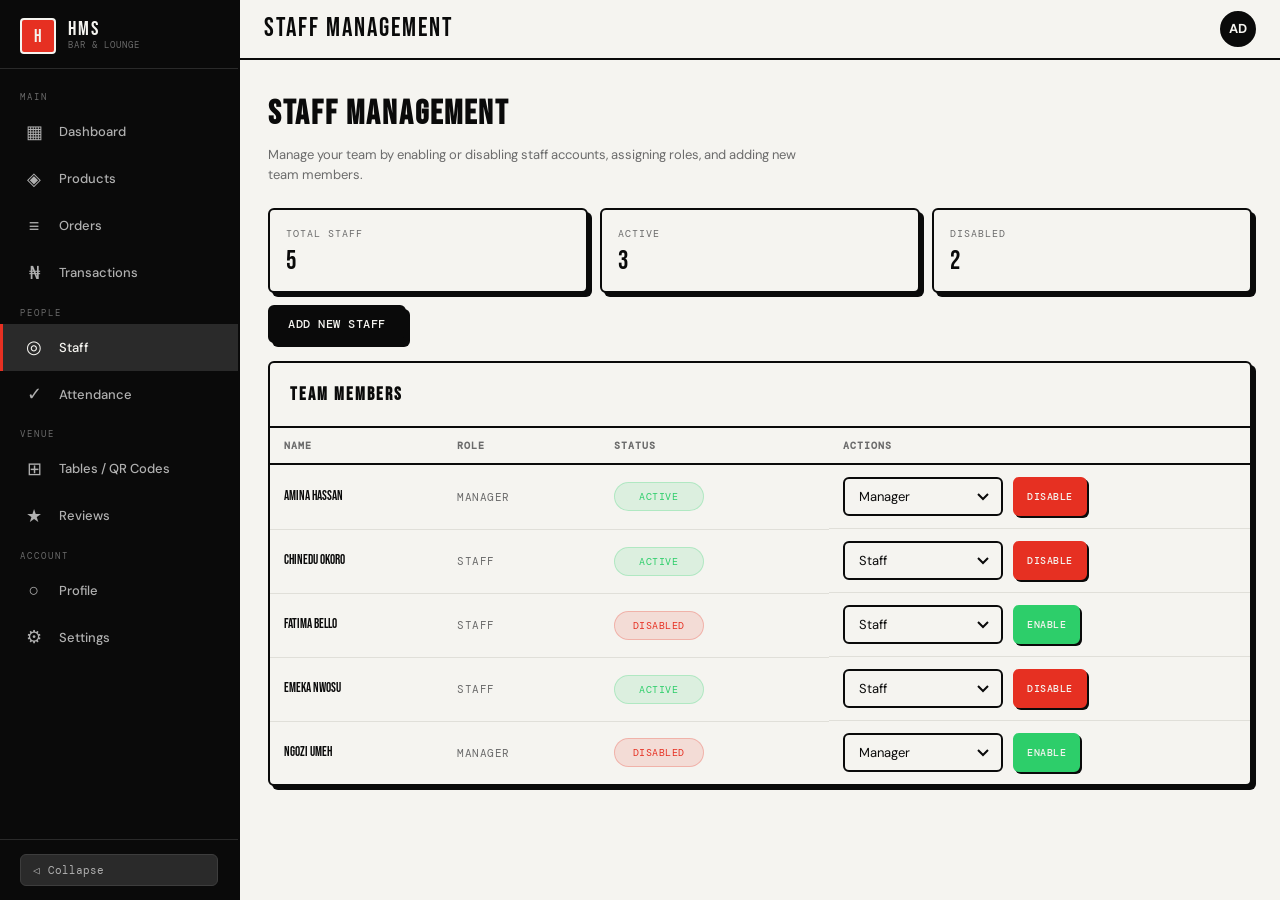
<file: Admin/staff.html>
<!DOCTYPE html>
<html lang="en">
<head>
  <meta charset="UTF-8" />
  <meta name="viewport" content="width=device-width, initial-scale=1.0" />
  <title>HMS Admin — Staff Management</title>
  <link rel="stylesheet" href="admin-layout.css" />
  <style>
    .page-hero {
      display: flex;
      align-items: flex-end;
      justify-content: space-between;
      gap: 18px;
      margin-bottom: 24px;
      flex-wrap: wrap;
    }

    .page-hero h1 {
      margin: 0;
      font-family: var(--font-display);
      font-size: 34px;
      letter-spacing: 2px;
    }

    .page-hero p {
      margin: 6px 0 0;
      color: var(--grey-4);
      font-size: 13px;
      max-width: 560px;
    }

    .page-actions {
      display: flex;
      justify-content: space-between;
      align-items: center;
      gap: 12px;
      margin-bottom: 18px;
      flex-wrap: wrap;
    }

    .page-actions .status-summary {
      display: grid;
      grid-template-columns: repeat(3, minmax(130px, 1fr));
      gap: 12px;
      width: 100%;
    }

    .status-summary .summary-card {
      padding: 16px;
      border: var(--border);
      border-radius: var(--radius);
      background: var(--white);
      box-shadow: var(--shadow);
    }

    .status-summary .summary-card .label {
      display: block;
      font-family: var(--font-mono);
      font-size: 10px;
      letter-spacing: 1px;
      text-transform: uppercase;
      color: var(--grey-4);
      margin-bottom: 8px;
    }

    .status-summary .summary-card .value {
      font-family: var(--font-display);
      font-size: 26px;
      line-height: 1;
    }

    .staff-panel {
      border: var(--border);
      border-radius: var(--radius);
      background: var(--white);
      box-shadow: var(--shadow);
      overflow: hidden;
    }

    .staff-panel-header {
      padding: 18px 20px;
      border-bottom: var(--border);
      display: flex;
      align-items: center;
      justify-content: space-between;
      gap: 12px;
    }

    .staff-panel-header h2 {
      margin: 0;
      font-family: var(--font-display);
      font-size: 18px;
      letter-spacing: 2px;
    }

    .table-wrapper {
      overflow-x: auto;
      min-width: 720px;
    }

    .data-table td:nth-child(1) {
      font-family: var(--font-display);
      font-size: 13px;
    }

    .data-table td:nth-child(2) {
      font-family: var(--font-mono);
      color: var(--grey-4);
      text-transform: uppercase;
      font-size: 11px;
      letter-spacing: 0.5px;
    }

    .status-pill {
      display: inline-flex;
      align-items: center;
      justify-content: center;
      padding: 6px 12px;
      border-radius: 999px;
      font-family: var(--font-mono);
      font-size: 10px;
      letter-spacing: 0.5px;
      text-transform: uppercase;
      border: 1px solid currentColor;
      min-width: 90px;
    }

    .status-active { color: var(--green); background: rgba(45, 206, 106, 0.12); border-color: rgba(45, 206, 106, 0.25); }
    .status-disabled { color: var(--accent); background: rgba(230, 48, 34, 0.12); border-color: rgba(230, 48, 34, 0.25); }

    .action-group {
      display: flex;
      gap: 10px;
      flex-wrap: wrap;
    }

    .action-group .input {
      max-width: 160px;
    }

    .btn-disable { background: var(--accent); color: var(--white); border-color: var(--accent); }
    .btn-enable { background: var(--green); color: var(--white); border-color: var(--green); }

    /* Modal styles */
    .modal-overlay {
      position: fixed;
      top: 0; left: 0;
      width: 100vw; height: 100vh;
      background: rgba(0,0,0,0.5);
      display: flex;
      align-items: center;
      justify-content: center;
      z-index: 1000;
      opacity: 0;
      visibility: hidden;
      transition: all 0.2s;
    }

    .modal-overlay.open {
      opacity: 1;
      visibility: visible;
    }

    .modal-content {
      background: var(--white);
      border: var(--border);
      border-radius: var(--radius);
      box-shadow: var(--shadow-lg);
      padding: 24px;
      max-width: 400px;
      width: 90%;
      transform: scale(0.9);
      transition: transform 0.2s;
    }

    .modal-overlay.open .modal-content {
      transform: scale(1);
    }

    .modal-header {
      margin-bottom: 16px;
    }

    .modal-header h3 {
      margin: 0;
      font-family: var(--font-display);
      font-size: 20px;
      letter-spacing: 2px;
    }

    .modal-body {
      margin-bottom: 20px;
    }

    .modal-body .input-group {
      margin-bottom: 12px;
    }

    .modal-body label {
      display: block;
      font-family: var(--font-mono);
      font-size: 11px;
      letter-spacing: 0.5px;
      text-transform: uppercase;
      color: var(--grey-4);
      margin-bottom: 4px;
    }

    .modal-footer {
      display: flex;
      gap: 10px;
      justify-content: flex-end;
    }

    /* Confirmation toast */
    .confirm-toast {
      position: fixed;
      bottom: 24px;
      right: 24px;
      z-index: 9999;
      background: var(--black);
      color: var(--white);
      padding: 16px 20px;
      border-radius: 8px;
      font-family: var(--font-mono);
      font-size: 13px;
      box-shadow: 4px 4px 0 var(--accent);
      border: 2px solid var(--accent);
      display: flex;
      align-items: center;
      gap: 12px;
      transform: translateY(10px);
      opacity: 0;
      visibility: hidden;
      transition: all 0.25s cubic-bezier(0.4,0,0.2,1);
      max-width: 350px;
    }

    .confirm-toast.open {
      transform: translateY(0);
      opacity: 1;
      visibility: visible;
    }

    .confirm-toast .message {
      flex: 1;
    }

    .confirm-toast .actions {
      display: flex;
      gap: 8px;
    }

    .confirm-toast .btn-confirm {
      background: var(--accent);
      color: var(--white);
      border: none;
      padding: 6px 12px;
      border-radius: 4px;
      font-size: 11px;
      cursor: pointer;
      font-family: inherit;
    }

    .confirm-toast .btn-cancel {
      background: transparent;
      color: var(--grey-5);
      border: 1px solid var(--grey-5);
      padding: 6px 12px;
      border-radius: 4px;
      font-size: 11px;
      cursor: pointer;
      font-family: inherit;
    }

    @media (max-width: 980px) {
      .page-actions { flex-direction: column; align-items: stretch; }
      .status-summary { grid-template-columns: repeat(2, minmax(140px, 1fr)); }
    }

    @media (max-width: 640px) {
      .status-summary { grid-template-columns: 1fr; }
      .page-hero { align-items: stretch; }
      .page-hero h1 { font-size: 28px; }
      .staff-panel-header { flex-direction: column; align-items: flex-start; }
    }
  </style>
</head>
<body data-page="staff">
  <div class="admin-shell">
    <aside class="sidebar" id="sidebar">
      <div class="sidebar-logo">
        <div class="logo-mark">H</div>
        <div>
          <div class="logo-text">HMS</div>
          <div class="logo-sub">Bar &amp; Lounge</div>
        </div>
      </div>

      <nav class="sidebar-nav">
        <div class="nav-section-label">Main</div>
        <a class="nav-link" href="dashboard.html" data-page="dashboard">
          <span class="nav-icon">▦</span>
          <span class="nav-label">Dashboard</span>
        </a>
        <a class="nav-link" href="products.html" data-page="products">
          <span class="nav-icon">◈</span>
          <span class="nav-label">Products</span>
        </a>
        <a class="nav-link" href="orders.html" data-page="orders">
          <span class="nav-icon">≡</span>
          <span class="nav-label">Orders</span>
        </a>
        <a class="nav-link" href="transactions.html" data-page="transactions">
          <span class="nav-icon">₦</span>
          <span class="nav-label">Transactions</span>
        </a>

        <div class="nav-section-label">People</div>
        <a class="nav-link active" href="staff.html" data-page="staff">
          <span class="nav-icon">◎</span>
          <span class="nav-label">Staff</span>
        </a>
        <a class="nav-link" href="attendance.html" data-page="attendance">
          <span class="nav-icon">✓</span>
          <span class="nav-label">Attendance</span>
        </a>

        <div class="nav-section-label">Venue</div>
        <a class="nav-link" href="tables.html" data-page="tables">
          <span class="nav-icon">⊞</span>
          <span class="nav-label">Tables / QR Codes</span>
        </a>
        <a class="nav-link" href="reviews.html" data-page="reviews">
          <span class="nav-icon">★</span>
          <span class="nav-label">Reviews</span>
        </a>

        <div class="nav-section-label">Account</div>
        <a class="nav-link" href="profile.html" data-page="profile">
          <span class="nav-icon">○</span>
          <span class="nav-label">Profile</span>
        </a>
        <a class="nav-link" href="settings.html" data-page="settings">
          <span class="nav-icon">⚙</span>
          <span class="nav-label">Settings</span>
        </a>
      </nav>

      <div class="sidebar-footer">
        <button class="sidebar-toggle" id="sidebarToggleBtn">
          <span class="toggle-icon">◁</span>
          <span class="toggle-text">Collapse</span>
        </button>
      </div>
    </aside>

    <div class="sidebar-overlay" id="sidebarOverlay"></div>

    <div class="main-area">
      <header class="topbar">
        <button class="topbar-mobile-toggle" id="menuToggle">☰</button>
        <div class="topbar-title">Staff Management</div>
        <div class="topbar-actions">
          <span class="topbar-date" id="topbarDate"></span>
          <div class="topbar-avatar" title="Admin">AD</div>
        </div>
      </header>

      <main class="page-content">
        <section class="page-hero">
          <div>
            <h1>Staff Management</h1>
            <p>Manage your team by enabling or disabling staff accounts, assigning roles, and adding new team members.</p>
          </div>
        </section>

        <div class="page-actions">
          <div class="status-summary">
            <div class="summary-card">
              <span class="label">Total staff</span>
              <span class="value" id="summaryTotal">0</span>
            </div>
            <div class="summary-card">
              <span class="label">Active</span>
              <span class="value" id="summaryActive">0</span>
            </div>
            <div class="summary-card">
              <span class="label">Disabled</span>
              <span class="value" id="summaryDisabled">0</span>
            </div>
          </div>
          <button class="btn btn-primary" id="addStaffButton" type="button">Add new staff</button>
        </div>

        <div class="staff-panel card">
          <div class="staff-panel-header">
            <h2>Team members</h2>
          </div>
          <div class="table-wrapper">
            <table class="data-table">
              <thead>
                <tr>
                  <th>Name</th>
                  <th>Role</th>
                  <th>Status</th>
                  <th>Actions</th>
                </tr>
              </thead>
              <tbody id="staffBody"></tbody>
            </table>
          </div>
        </div>

        <!-- Add Staff Modal -->
        <div class="modal-overlay" id="addStaffModal">
          <div class="modal-content">
            <div class="modal-header">
              <h3>Add New Staff</h3>
            </div>
            <div class="modal-body">
              <div class="input-group">
                <label for="newStaffName">Name</label>
                <input class="input" id="newStaffName" type="text" placeholder="Enter staff name" />
              </div>
              <div class="input-group">
                <label for="newStaffRole">Role</label>
                <select class="input" id="newStaffRole">
                  <option value="Staff">Staff</option>
                  <option value="Manager">Manager</option>
                  <option value="Owner">Owner</option>
                </select>
              </div>
            </div>
            <div class="modal-footer">
              <button class="btn btn-ghost" id="cancelAddStaff">Cancel</button>
              <button class="btn btn-primary" id="confirmAddStaff">Add Staff</button>
            </div>
          </div>
        </div>

        <!-- Confirmation Toast -->
        <div class="confirm-toast" id="confirmToast">
          <div class="message">Are you sure you want to disable this staff member?</div>
          <div class="actions">
            <button class="btn-cancel" id="confirmCancel">Cancel</button>
            <button class="btn-confirm" id="confirmYes">Disable</button>
          </div>
        </div>
      </main>
    </div>
  </div>

  <script src="admin.js"></script>
  <script>
    const staffMembers = [
      { id: 1, name: 'Amina Hassan', role: 'Manager', status: 'Active' },
      { id: 2, name: 'Chinedu Okoro', role: 'Staff', status: 'Active' },
      { id: 3, name: 'Fatima Bello', role: 'Staff', status: 'Disabled' },
      { id: 4, name: 'Emeka Nwosu', role: 'Staff', status: 'Active' },
      { id: 5, name: 'Ngozi Umeh', role: 'Manager', status: 'Disabled' }
    ];

    const staffBody = document.getElementById('staffBody');
    const summaryTotal = document.getElementById('summaryTotal');
    const summaryActive = document.getElementById('summaryActive');
    const summaryDisabled = document.getElementById('summaryDisabled');
    const addStaffButton = document.getElementById('addStaffButton');
    const addStaffModal = document.getElementById('addStaffModal');
    const cancelAddStaff = document.getElementById('cancelAddStaff');
    const confirmAddStaff = document.getElementById('confirmAddStaff');
    const newStaffName = document.getElementById('newStaffName');
    const newStaffRole = document.getElementById('newStaffRole');
    const confirmToast = document.getElementById('confirmToast');
    const confirmCancel = document.getElementById('confirmCancel');
    const confirmYes = document.getElementById('confirmYes');

    let memberToDisable = null;

    function showConfirmToast(member) {
      memberToDisable = member;
      confirmToast.classList.add('open');
    }

    function hideConfirmToast() {
      confirmToast.classList.remove('open');
      memberToDisable = null;
    }

    function createStatusPill(status) {
      const span = document.createElement('span');
      span.className = `status-pill status-${status.toLowerCase()}`;
      span.textContent = status;
      return span;
    }

    function renderStaff() {
      staffBody.innerHTML = '';
      staffMembers.forEach(member => {
        const row = document.createElement('tr');
        row.setAttribute('data-id', member.id);
        row.innerHTML = `
          <td>${member.name}</td>
          <td>${member.role}</td>
          <td></td>
          <td></td>
        `;

        const statusCell = row.querySelector('td:nth-child(3)');
        statusCell.appendChild(createStatusPill(member.status));

        const actionsCell = row.querySelector('td:nth-child(4)');
        actionsCell.className = 'action-group';

        const roleSelect = document.createElement('select');
        roleSelect.className = 'input';
        ['Owner', 'Manager', 'Staff'].forEach(role => {
          const option = document.createElement('option');
          option.value = role;
          option.textContent = role;
          option.selected = member.role === role;
          roleSelect.appendChild(option);
        });
        roleSelect.addEventListener('change', () => {
          member.role = roleSelect.value;
          renderSummary();
          showToast(`Role updated to ${member.role} for ${member.name}`, 'success');
        });

        const toggleButton = document.createElement('button');
        toggleButton.className = `btn btn-sm ${member.status === 'Active' ? 'btn-disable' : 'btn-enable'}`;
        toggleButton.type = 'button';
        toggleButton.textContent = member.status === 'Active' ? 'Disable' : 'Enable';
        toggleButton.addEventListener('click', () => {
          if (member.status === 'Active') {
            showConfirmToast(member);
          } else {
            member.status = 'Active';
            renderStaff();
            renderSummary();
            showToast(`${member.name} is now active`, 'success');
          }
        });

        actionsCell.appendChild(roleSelect);
        actionsCell.appendChild(toggleButton);
        staffBody.appendChild(row);
      });

      renderSummary();
    }

    function renderSummary() {
      const total = staffMembers.length;
      const active = staffMembers.filter(member => member.status === 'Active').length;
      const disabled = total - active;
      summaryTotal.textContent = total;
      summaryActive.textContent = active;
      summaryDisabled.textContent = disabled;
    }

    addStaffButton.addEventListener('click', () => {
      addStaffModal.classList.add('open');
    });

    cancelAddStaff.addEventListener('click', () => {
      addStaffModal.classList.remove('open');
      newStaffName.value = '';
      newStaffRole.value = 'Staff';
    });

    confirmAddStaff.addEventListener('click', () => {
      const name = newStaffName.value.trim();
      const role = newStaffRole.value;
      if (name) {
        const newId = Math.max(...staffMembers.map(m => m.id)) + 1;
        staffMembers.push({ id: newId, name, role, status: 'Active' });
        renderStaff();
        addStaffModal.classList.remove('open');
        newStaffName.value = '';
        newStaffRole.value = 'Staff';
        showToast(`Added new staff: ${name}`, 'success');
      } else {
        showToast('Please enter a name', 'error');
      }
    });

    confirmCancel.addEventListener('click', hideConfirmToast);
    confirmYes.addEventListener('click', () => {
      if (memberToDisable) {
        memberToDisable.status = 'Disabled';
        renderStaff();
        renderSummary();
        showToast(`${memberToDisable.name} is now disabled`, 'success');
        hideConfirmToast();
      }
    });

    renderStaff();
  </script>
</body>
</html>
</file>
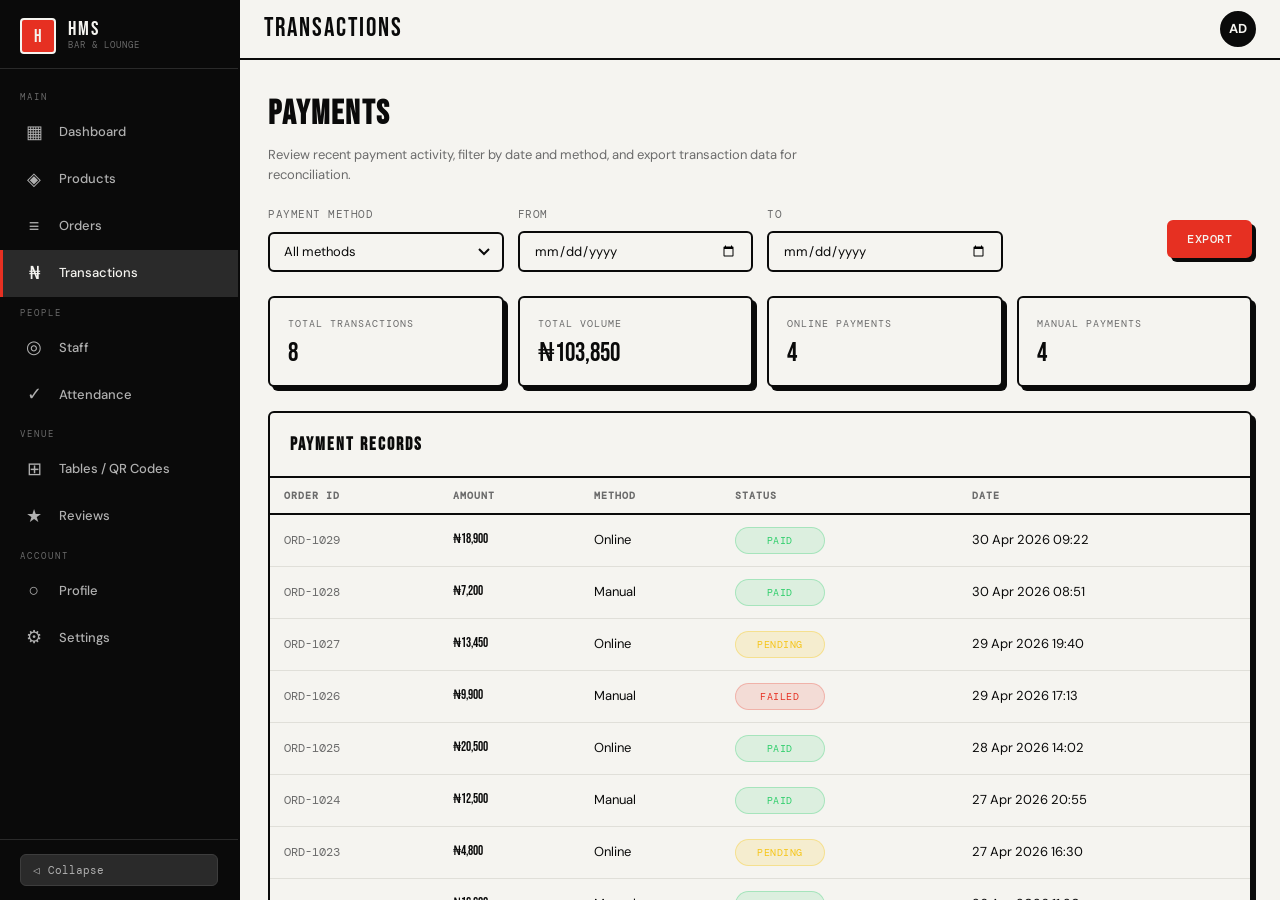
<file: Admin/transactions.html>
<!DOCTYPE html>
<html lang="en">
<head>
  <meta charset="UTF-8" />
  <meta name="viewport" content="width=device-width, initial-scale=1.0" />
  <title>HMS Admin — Transactions</title>
  <link rel="stylesheet" href="admin-layout.css" />
  <style>
    .page-hero {
      display: flex;
      align-items: flex-end;
      justify-content: space-between;
      gap: 18px;
      margin-bottom: 22px;
      flex-wrap: wrap;
    }

    .page-hero h1 {
      margin: 0;
      font-family: var(--font-display);
      font-size: 34px;
      letter-spacing: 2px;
    }

    .page-hero p {
      margin: 6px 0 0;
      color: var(--grey-4);
      font-size: 13px;
      max-width: 560px;
    }

    .toolbar {
      display: grid;
      grid-template-columns: repeat(4, minmax(170px, 1fr));
      gap: 14px;
      margin-bottom: 24px;
    }

    .toolbar .filter-group {
      display: grid;
      gap: 8px;
    }

    .toolbar label {
      font-family: var(--font-mono);
      font-size: 11px;
      letter-spacing: 0.5px;
      text-transform: uppercase;
      color: var(--grey-4);
    }

    .toolbar-actions {
      display: flex;
      justify-content: flex-end;
      align-items: center;
      gap: 10px;
    }

    .summary-grid {
      display: grid;
      grid-template-columns: repeat(4, minmax(160px, 1fr));
      gap: 14px;
      margin-bottom: 24px;
    }

    .summary-card {
      padding: 18px;
      border: var(--border);
      border-radius: var(--radius);
      background: var(--white);
      box-shadow: var(--shadow);
    }

    .summary-card .label {
      display: block;
      margin-bottom: 10px;
      font-family: var(--font-mono);
      font-size: 10px;
      letter-spacing: 1px;
      text-transform: uppercase;
      color: var(--grey-4);
    }

    .summary-card .value {
      font-family: var(--font-display);
      font-size: 26px;
      line-height: 1;
    }

    .transactions-panel {
      border: var(--border);
      border-radius: var(--radius);
      background: var(--white);
      box-shadow: var(--shadow);
      overflow: hidden;
    }

    .transactions-panel-header {
      padding: 18px 20px;
      border-bottom: var(--border);
      display: flex;
      align-items: center;
      justify-content: space-between;
      gap: 12px;
    }

    .transactions-panel-header h2 {
      margin: 0;
      font-family: var(--font-display);
      font-size: 18px;
      letter-spacing: 2px;
    }

    .transactions-panel-body {
      overflow-x: auto;
    }

    .status-chip {
      display: inline-flex;
      align-items: center;
      justify-content: center;
      padding: 5px 10px;
      border-radius: 999px;
      font-family: var(--font-mono);
      font-size: 10px;
      letter-spacing: 0.5px;
      text-transform: uppercase;
      border: 1px solid currentColor;
      min-width: 90px;
    }

    .status-paid { color: var(--green); background: rgba(45, 206, 106, 0.12); border-color: rgba(45, 206, 106, 0.3); }
    .status-failed { color: var(--accent); background: rgba(230, 48, 34, 0.12); border-color: rgba(230, 48, 34, 0.25); }
    .status-pending { color: var(--yellow); background: rgba(245, 197, 24, 0.15); border-color: rgba(245, 197, 24, 0.35); }

    .table-wrapper { min-width: 720px; }

    .data-table td:nth-child(1) { font-family: var(--font-mono); font-size: 12px; color: var(--grey-4); }

    .data-table td:nth-child(2) { font-family: var(--font-display); }

    .data-table td:nth-child(3) { text-transform: capitalize; }

    @media (max-width: 1000px) {
      .toolbar { grid-template-columns: 1fr; }
      .summary-grid { grid-template-columns: repeat(2, minmax(140px, 1fr)); }
      .page-hero { align-items: stretch; }
    }

    @media (max-width: 640px) {
      .summary-grid { grid-template-columns: 1fr; }
      .toolbar-actions { justify-content: stretch; flex-direction: column; }
      .toolbar-actions .btn { width: 100%; }
      .page-hero h1 { font-size: 28px; }
      .transactions-panel-header { flex-direction: column; align-items: flex-start; }
    }
  </style>
</head>
<body data-page="transactions">
  <div class="admin-shell">
    <aside class="sidebar" id="sidebar">
      <div class="sidebar-logo">
        <div class="logo-mark">H</div>
        <div>
          <div class="logo-text">HMS</div>
          <div class="logo-sub">Bar &amp; Lounge</div>
        </div>
      </div>

      <nav class="sidebar-nav">
        <div class="nav-section-label">Main</div>
        <a class="nav-link" href="dashboard.html" data-page="dashboard">
          <span class="nav-icon">▦</span>
          <span class="nav-label">Dashboard</span>
        </a>
        <a class="nav-link" href="products.html" data-page="products">
          <span class="nav-icon">◈</span>
          <span class="nav-label">Products</span>
        </a>
        <a class="nav-link" href="orders.html" data-page="orders">
          <span class="nav-icon">≡</span>
          <span class="nav-label">Orders</span>
        </a>
        <a class="nav-link active" href="transactions.html" data-page="transactions">
          <span class="nav-icon">₦</span>
          <span class="nav-label">Transactions</span>
        </a>

        <div class="nav-section-label">People</div>
        <a class="nav-link" href="staff.html" data-page="staff">
          <span class="nav-icon">◎</span>
          <span class="nav-label">Staff</span>
        </a>
        <a class="nav-link" href="attendance.html" data-page="attendance">
          <span class="nav-icon">✓</span>
          <span class="nav-label">Attendance</span>
        </a>

        <div class="nav-section-label">Venue</div>
        <a class="nav-link" href="tables.html" data-page="tables">
          <span class="nav-icon">⊞</span>
          <span class="nav-label">Tables / QR Codes</span>
        </a>
        <a class="nav-link" href="reviews.html" data-page="reviews">
          <span class="nav-icon">★</span>
          <span class="nav-label">Reviews</span>
        </a>

        <div class="nav-section-label">Account</div>
        <a class="nav-link" href="profile.html" data-page="profile">
          <span class="nav-icon">○</span>
          <span class="nav-label">Profile</span>
        </a>
        <a class="nav-link" href="settings.html" data-page="settings">
          <span class="nav-icon">⚙</span>
          <span class="nav-label">Settings</span>
        </a>
      </nav>

      <div class="sidebar-footer">
        <button class="sidebar-toggle" id="sidebarToggleBtn">
          <span class="toggle-icon">◁</span>
          <span class="toggle-text">Collapse</span>
        </button>
      </div>
    </aside>

    <div class="sidebar-overlay" id="sidebarOverlay"></div>

    <div class="main-area">
      <header class="topbar">
        <button class="topbar-mobile-toggle" id="menuToggle">☰</button>
        <div class="topbar-title">Transactions</div>
        <div class="topbar-actions">
          <span class="topbar-date" id="topbarDate"></span>
          <div class="topbar-avatar" title="Admin">AD</div>
        </div>
      </header>

      <main class="page-content">
        <section class="page-hero">
          <div>
            <h1>Payments</h1>
            <p>Review recent payment activity, filter by date and method, and export transaction data for reconciliation.</p>
          </div>
        </section>

        <div class="toolbar">
          <div class="filter-group">
            <label for="filterMethod">Payment method</label>
            <select class="input" id="filterMethod">
              <option value="all">All methods</option>
              <option value="online">Online</option>
              <option value="manual">Manual</option>
            </select>
          </div>
          <div class="filter-group">
            <label for="filterFrom">From</label>
            <input class="input" id="filterFrom" type="date" />
          </div>
          <div class="filter-group">
            <label for="filterTo">To</label>
            <input class="input" id="filterTo" type="date" />
          </div>
          <div class="toolbar-actions">
            <button class="btn btn-accent" id="exportButton" type="button">Export</button>
          </div>
        </div>

        <div class="summary-grid">
          <div class="summary-card">
            <span class="label">Total transactions</span>
            <span class="value" id="summaryTotal">0</span>
          </div>
          <div class="summary-card">
            <span class="label">Total volume</span>
            <span class="value" id="summaryVolume">₦0</span>
          </div>
          <div class="summary-card">
            <span class="label">Online payments</span>
            <span class="value" id="summaryOnline">0</span>
          </div>
          <div class="summary-card">
            <span class="label">Manual payments</span>
            <span class="value" id="summaryManual">0</span>
          </div>
        </div>

        <div class="transactions-panel card">
          <div class="transactions-panel-header">
            <h2>Payment records</h2>
          </div>
          <div class="transactions-panel-body table-wrapper">
            <table class="data-table">
              <thead>
                <tr>
                  <th>Order ID</th>
                  <th>Amount</th>
                  <th>Method</th>
                  <th>Status</th>
                  <th>Date</th>
                </tr>
              </thead>
              <tbody id="transactionsBody"></tbody>
            </table>
          </div>
        </div>
      </main>
    </div>
  </div>

  <script src="admin.js"></script>
  <script>
    const payments = [
      { id: 'ORD-1029', amount: 18900, method: 'online', status: 'paid', date: '2026-04-30T09:22:00' },
      { id: 'ORD-1028', amount: 7200, method: 'manual', status: 'paid', date: '2026-04-30T08:51:00' },
      { id: 'ORD-1027', amount: 13450, method: 'online', status: 'pending', date: '2026-04-29T19:40:00' },
      { id: 'ORD-1026', amount: 9900, method: 'manual', status: 'failed', date: '2026-04-29T17:13:00' },
      { id: 'ORD-1025', amount: 20500, method: 'online', status: 'paid', date: '2026-04-28T14:02:00' },
      { id: 'ORD-1024', amount: 12500, method: 'manual', status: 'paid', date: '2026-04-27T20:55:00' },
      { id: 'ORD-1023', amount: 4800, method: 'online', status: 'pending', date: '2026-04-27T16:30:00' },
      { id: 'ORD-1022', amount: 16600, method: 'manual', status: 'paid', date: '2026-04-26T11:20:00' }
    ];

    const transactionsBody = document.getElementById('transactionsBody');
    const filterMethod = document.getElementById('filterMethod');
    const filterFrom = document.getElementById('filterFrom');
    const filterTo = document.getElementById('filterTo');
    const summaryTotal = document.getElementById('summaryTotal');
    const summaryVolume = document.getElementById('summaryVolume');
    const summaryOnline = document.getElementById('summaryOnline');
    const summaryManual = document.getElementById('summaryManual');
    const exportButton = document.getElementById('exportButton');

    function createStatusChip(value) {
      const span = document.createElement('span');
      span.className = `status-chip status-${value}`;
      span.textContent = value;
      return span;
    }

    function renderTransactions(list) {
      transactionsBody.innerHTML = '';
      list.forEach(item => {
        const row = document.createElement('tr');
        row.innerHTML = `
          <td>${item.id}</td>
          <td>${formatNaira(item.amount)}</td>
          <td>${item.method}</td>
          <td></td>
          <td>${formatDate(item.date)} ${new Date(item.date).toLocaleTimeString('en-NG', { hour: '2-digit', minute: '2-digit' })}</td>
        `;

        const statusCell = row.querySelector('td:nth-child(4)');
        statusCell.appendChild(createStatusChip(item.status));
        transactionsBody.appendChild(row);
      });

      summaryTotal.textContent = list.length;
      summaryVolume.textContent = formatNaira(list.reduce((sum, item) => sum + item.amount, 0));
      summaryOnline.textContent = list.filter(item => item.method === 'online').length;
      summaryManual.textContent = list.filter(item => item.method === 'manual').length;
    }

    function applyFilters() {
      const method = filterMethod.value;
      const fromDate = filterFrom.value ? new Date(filterFrom.value) : null;
      const toDate = filterTo.value ? new Date(filterTo.value) : null;

      const filtered = payments.filter(item => {
        if (method !== 'all' && item.method !== method) return false;

        const itemDate = new Date(item.date);
        if (fromDate && itemDate < fromDate) return false;
        if (toDate) {
          const inclusiveTo = new Date(filterTo.value);
          inclusiveTo.setHours(23, 59, 59, 999);
          if (itemDate > inclusiveTo) return false;
        }

        return true;
      });

      renderTransactions(filtered);
    }

    filterMethod.addEventListener('change', applyFilters);
    filterFrom.addEventListener('change', applyFilters);
    filterTo.addEventListener('change', applyFilters);

    exportButton.addEventListener('click', () => {
      if (typeof showToast === 'function') {
        showToast('Export is UI only for now. Data can be downloaded once backend is connected.', 'success');
      } else {
        alert('Export is UI only for now.');
      }
    });

    renderTransactions(payments);
  </script>
</body>
</html>
</file>
<file: Admin/admin.css>
/* ═══════════════════════════════════════════════════════
   HMS ADMIN — Shared Stylesheet
   Theme: Editorial Brutalism — crisp, monochrome, precise
   ═══════════════════════════════════════════════════════ */

/* ── RESET & TOKENS ── */
*, *::before, *::after { margin: 0; padding: 0; box-sizing: border-box; }

:root {
    /* Palette */
    --black:     #0a0a0a;
    --near-black:#1a1a1a;
    --ink:       #2b2b2b;
    --mid:       #6b6b6b;
    --soft:      #a8a8a8;
    --border:    #e0e0e0;
    --mist:      #f4f4f4;
    --white:     #ffffff;

    /* Accent */
    --accent:    #0a0a0a;
    --accent-inv:#ffffff;

    /* Layout */
    --sidebar-w: 240px;
    --sidebar-w-collapsed: 0px;
    --topbar-h:  60px;

    /* Type */
    --font-display: 'Syne', sans-serif;
    --font-mono:    'DM Mono', monospace;

    /* Radius */
    --r-sm: 4px;
    --r-md: 8px;
    --r-lg: 12px;

    /* Transitions */
    --ease: cubic-bezier(0.4, 0, 0.2, 1);
}

html { font-size: 15px; }

body {
    font-family: var(--font-display);
    background: var(--mist);
    color: var(--black);
    display: flex;
    min-height: 100vh;
    overflow-x: hidden;
}

a { text-decoration: none; color: inherit; }
button { cursor: pointer; font-family: inherit; }
img { display: block; max-width: 100%; }

/* ── SCROLLBAR ── */
::-webkit-scrollbar { width: 5px; height: 5px; }
::-webkit-scrollbar-track { background: transparent; }
::-webkit-scrollbar-thumb { background: var(--border); border-radius: 99px; }
::-webkit-scrollbar-thumb:hover { background: var(--soft); }

/* ═══════════════════════════════════════════════════
   SIDEBAR
   ═══════════════════════════════════════════════════ */
.sidebar {
    position: fixed;
    top: 0; left: 0;
    width: var(--sidebar-w);
    height: 100vh;
    background: var(--black);
    color: var(--white);
    display: flex;
    flex-direction: column;
    z-index: 500;
    transition: transform 0.3s var(--ease), width 0.3s var(--ease);
    overflow: hidden;
    flex-shrink: 0;
}

.sidebar.collapsed {
    width: 70px;
}

.sidebar.collapsed .brand-text,
.sidebar.collapsed .nav-label,
.sidebar.collapsed .nav-badge,
.sidebar.collapsed .nav-group-label,
.sidebar.collapsed .user-info-sm,
.sidebar.collapsed .sidebar-footer .toggle-text {
    display: none;
}

.sidebar.collapsed .sidebar-brand {
    justify-content: center;
    padding: 20px 0;
}

.sidebar.collapsed .nav-link {
    justify-content: center;
    padding: 12px 0;
}

.sidebar.collapsed .nav-icon {
    margin: 0;
}

.sidebar.collapsed .sidebar-footer {
    padding: 14px 0;
    display: flex;
    justify-content: center;
}

/* ── Brand ── */
.sidebar-brand {
    display: flex;
    align-items: center;
    gap: 12px;
    padding: 20px 18px;
    border-bottom: 1px solid rgba(255,255,255,0.08);
    flex-shrink: 0;
}

.brand-mark {
    width: 36px;
    height: 36px;
    background: var(--white);
    color: var(--black);
    font-family: var(--font-display);
    font-weight: 800;
    font-size: 18px;
    display: flex;
    align-items: center;
    justify-content: center;
    border-radius: var(--r-sm);
    flex-shrink: 0;
    letter-spacing: -1px;
}

.brand-text {
    display: flex;
    flex-direction: column;
    line-height: 1;
}

.brand-name {
    font-weight: 800;
    font-size: 15px;
    letter-spacing: 2px;
    text-transform: uppercase;
}

.brand-sub {
    font-size: 10px;
    color: rgba(255,255,255,0.4);
    margin-top: 3px;
    font-weight: 400;
    letter-spacing: 0.5px;
}

.sidebar-close {
    display: none;
    background: none;
    border: none;
    color: rgba(255,255,255,0.5);
    margin-left: auto;
    padding: 4px;
    border-radius: var(--r-sm);
    transition: color 0.2s;
}

.sidebar-close:hover { color: var(--white); }

/* ── Nav ── */
.sidebar-nav {
    flex: 1;
    overflow-y: auto;
    padding: 12px 0;
    scrollbar-width: none;
}

.sidebar-nav::-webkit-scrollbar { display: none; }

.nav-group {
    padding: 8px 0;
}

.nav-group-label {
    display: block;
    font-size: 9px;
    font-weight: 700;
    letter-spacing: 2px;
    text-transform: uppercase;
    color: rgba(255,255,255,0.25);
    padding: 4px 18px 8px;
}

.nav-link {
    display: flex;
    align-items: center;
    gap: 10px;
    padding: 9px 18px;
    font-size: 13px;
    font-weight: 600;
    color: rgba(255,255,255,0.55);
    transition: all 0.18s var(--ease);
    position: relative;
    border-radius: 0;
}

.nav-link::before {
    content: '';
    position: absolute;
    left: 0; top: 4px; bottom: 4px;
    width: 3px;
    background: var(--white);
    border-radius: 0 2px 2px 0;
    opacity: 0;
    transition: opacity 0.18s;
}

.nav-link:hover {
    color: var(--white);
    background: rgba(255,255,255,0.06);
}

.nav-link.active {
    color: var(--white);
    background: rgba(255,255,255,0.1);
}

.nav-link.active::before { opacity: 1; }

.nav-icon {
    width: 20px;
    display: flex;
    align-items: center;
    justify-content: center;
    flex-shrink: 0;
    opacity: 0.8;
}

.nav-link.active .nav-icon { opacity: 1; }

.nav-label { flex: 1; }

.nav-badge {
    font-family: var(--font-mono);
    font-size: 10px;
    font-weight: 500;
    background: rgba(255,255,255,0.15);
    color: rgba(255,255,255,0.7);
    padding: 2px 6px;
    border-radius: 99px;
    min-width: 20px;
    text-align: center;
}

.nav-badge.live {
    background: var(--white);
    color: var(--black);
    animation: pulse-badge 2s ease-in-out infinite;
}

@keyframes pulse-badge {
    0%, 100% { opacity: 1; }
    50% { opacity: 0.7; }
}

/* ── Sidebar Footer ── */
.sidebar-footer {
    padding: 14px 18px;
    border-top: 1px solid rgba(255,255,255,0.08);
    flex-shrink: 0;
}

.sidebar-user {
    display: flex;
    align-items: center;
    gap: 10px;
}

.user-avatar-sm {
    width: 30px;
    height: 30px;
    background: rgba(255,255,255,0.15);
    color: var(--white);
    border-radius: 50%;
    display: flex;
    align-items: center;
    justify-content: center;
    font-weight: 700;
    font-size: 12px;
    flex-shrink: 0;
}

.user-info-sm {
    display: flex;
    flex-direction: column;
}

.user-name-sm {
    font-size: 12px;
    font-weight: 600;
    color: rgba(255,255,255,0.85);
}

.user-role-sm {
    font-size: 10px;
    color: rgba(255,255,255,0.35);
    margin-top: 1px;
}

/* ── Mobile Overlay ── */
.sidebar-overlay {
    display: none;
    position: fixed;
    inset: 0;
    background: rgba(0,0,0,0.6);
    backdrop-filter: blur(2px);
    z-index: 499;
}

.sidebar-overlay.visible { display: block; }

/* ═══════════════════════════════════════════════════
   MAIN WRAPPER
   ═══════════════════════════════════════════════════ */
.main-wrapper {
    margin-left: var(--sidebar-w);
    flex: 1;
    display: flex;
    flex-direction: column;
    min-height: 100vh;
    transition: margin-left 0.3s var(--ease);
}

.sidebar.collapsed ~ .main-wrapper {
    margin-left: 70px;
}

/* ═══════════════════════════════════════════════════
   TOPBAR
   ═══════════════════════════════════════════════════ */
.topbar {
    position: sticky;
    top: 0;
    height: var(--topbar-h);
    background: var(--white);
    border-bottom: 1.5px solid var(--border);
    display: flex;
    align-items: center;
    justify-content: space-between;
    padding: 0 24px;
    z-index: 400;
    gap: 16px;
}

.topbar-left {
    display: flex;
    align-items: center;
    gap: 14px;
    min-width: 0;
}

/* Hamburger */
.menu-toggle {
    display: none;
    flex-direction: column;
    justify-content: center;
    gap: 5px;
    background: none;
    border: none;
    padding: 4px;
    width: 32px;
    height: 32px;
    flex-shrink: 0;
}

.menu-toggle span {
    display: block;
    width: 20px;
    height: 2px;
    background: var(--black);
    border-radius: 2px;
    transition: all 0.25s var(--ease);
}

.menu-toggle.open span:nth-child(1) { transform: translateY(7px) rotate(45deg); }
.menu-toggle.open span:nth-child(2) { opacity: 0; transform: scaleX(0); }
.menu-toggle.open span:nth-child(3) { transform: translateY(-7px) rotate(-45deg); }

.page-title-area {
    display: flex;
    flex-direction: column;
    min-width: 0;
}

.page-title {
    font-size: 17px;
    font-weight: 800;
    letter-spacing: -0.3px;
    white-space: nowrap;
    overflow: hidden;
    text-overflow: ellipsis;
}

.page-breadcrumb {
    font-size: 11px;
    color: var(--soft);
    font-weight: 400;
    margin-top: 1px;
}

.topbar-right {
    display: flex;
    align-items: center;
    gap: 8px;
    flex-shrink: 0;
}

.topbar-clock {
    font-family: var(--font-mono);
    font-size: 13px;
    color: var(--mid);
    background: var(--mist);
    padding: 5px 10px;
    border-radius: var(--r-sm);
    border: 1.5px solid var(--border);
    letter-spacing: 1px;
}

.topbar-btn {
    width: 36px;
    height: 36px;
    background: none;
    border: 1.5px solid var(--border);
    border-radius: var(--r-sm);
    display: flex;
    align-items: center;
    justify-content: center;
    color: var(--ink);
    transition: all 0.18s;
    position: relative;
}

.topbar-btn:hover {
    background: var(--mist);
    border-color: var(--ink);
}

.notif-dot {
    position: absolute;
    top: 6px; right: 6px;
    width: 7px; height: 7px;
    background: var(--black);
    border-radius: 50%;
    border: 1.5px solid var(--white);
}

/* Profile Dropdown */
.topbar-profile {
    display: flex;
    align-items: center;
    gap: 8px;
    padding: 5px 10px 5px 5px;
    border: 1.5px solid var(--border);
    border-radius: var(--r-md);
    cursor: pointer;
    transition: all 0.18s;
    position: relative;
}

.topbar-profile:hover { border-color: var(--ink); background: var(--mist); }

.user-avatar {
    width: 28px;
    height: 28px;
    background: var(--black);
    color: var(--white);
    border-radius: var(--r-sm);
    display: flex;
    align-items: center;
    justify-content: center;
    font-weight: 800;
    font-size: 12px;
}

.user-meta {
    display: flex;
    flex-direction: column;
}

.user-name {
    font-size: 12px;
    font-weight: 700;
}

.user-role {
    font-size: 10px;
    color: var(--soft);
}

.profile-dropdown {
    display: none;
    position: absolute;
    top: calc(100% + 8px);
    right: 0;
    background: var(--white);
    border: 1.5px solid var(--border);
    border-radius: var(--r-md);
    min-width: 170px;
    box-shadow: 0 8px 24px rgba(0,0,0,0.1);
    overflow: hidden;
    z-index: 600;
    animation: dropIn 0.15s var(--ease);
}

.profile-dropdown.open { display: block; }

@keyframes dropIn {
    from { opacity: 0; transform: translateY(-6px); }
    to   { opacity: 1; transform: translateY(0); }
}

.dropdown-item {
    display: flex;
    align-items: center;
    gap: 9px;
    padding: 10px 14px;
    font-size: 13px;
    font-weight: 500;
    color: var(--ink);
    background: none;
    border: none;
    width: 100%;
    text-align: left;
    transition: background 0.15s;
}

.dropdown-item:hover { background: var(--mist); }
.dropdown-item.danger { color: #c0392b; }
.dropdown-item.danger:hover { background: #fff5f5; }

.dropdown-divider {
    height: 1px;
    background: var(--border);
    margin: 4px 0;
}

/* ═══════════════════════════════════════════════════
   PAGE CONTENT
   ═══════════════════════════════════════════════════ */
.page-content {
    flex: 1;
    padding: 28px 24px;
    max-width: 1400px;
    width: 100%;
}

/* ═══════════════════════════════════════════════════
   STATS GRID
   ═══════════════════════════════════════════════════ */
.stats-grid {
    display: grid;
    grid-template-columns: repeat(auto-fill, minmax(200px, 1fr));
    gap: 14px;
    margin-bottom: 24px;
}

.stat-card {
    background: var(--white);
    border: 1.5px solid var(--border);
    border-radius: var(--r-lg);
    padding: 18px;
    display: flex;
    align-items: flex-start;
    gap: 14px;
    transition: border-color 0.2s, box-shadow 0.2s;
}

.stat-card:hover {
    border-color: var(--black);
    box-shadow: 4px 4px 0 var(--black);
    transform: translate(-2px, -2px);
    transition: all 0.15s var(--ease);
}

.stat-card.accent {
    background: var(--black);
    border-color: var(--black);
    color: var(--white);
}

.stat-card.accent:hover {
    box-shadow: 4px 4px 0 rgba(0,0,0,0.3);
}

.stat-icon {
    width: 38px;
    height: 38px;
    background: var(--mist);
    border: 1.5px solid var(--border);
    border-radius: var(--r-md);
    display: flex;
    align-items: center;
    justify-content: center;
    flex-shrink: 0;
    color: var(--ink);
}

.stat-card.accent .stat-icon {
    background: rgba(255,255,255,0.1);
    border-color: rgba(255,255,255,0.15);
    color: var(--white);
}

.stat-body {
    display: flex;
    flex-direction: column;
    min-width: 0;
}

.stat-label {
    font-size: 11px;
    font-weight: 600;
    letter-spacing: 0.5px;
    text-transform: uppercase;
    color: var(--mid);
    margin-bottom: 4px;
}

.stat-card.accent .stat-label { color: rgba(255,255,255,0.5); }

.stat-value {
    font-size: 22px;
    font-weight: 800;
    letter-spacing: -0.5px;
    line-height: 1;
}

.stat-delta {
    font-size: 11px;
    font-weight: 500;
    margin-top: 5px;
    font-family: var(--font-mono);
}

.stat-delta.up    { color: #1a7a4a; }
.stat-delta.down  { color: #c0392b; }
.stat-delta.neutral { color: var(--soft); }

.stat-card.accent .stat-delta.neutral { color: rgba(255,255,255,0.4); }

/* ═══════════════════════════════════════════════════
   DASHBOARD GRID
   ═══════════════════════════════════════════════════ */
.dashboard-grid {
    display: grid;
    grid-template-columns: 1fr 340px;
    gap: 20px;
    align-items: start;
}

/* ═══════════════════════════════════════════════════
   PANEL (reusable)
   ═══════════════════════════════════════════════════ */
.panel {
    background: var(--white);
    border: 1.5px solid var(--border);
    border-radius: var(--r-lg);
    overflow: hidden;
}

.panel-header {
    display: flex;
    align-items: center;
    justify-content: space-between;
    padding: 16px 20px;
    border-bottom: 1.5px solid var(--border);
}

.panel-title {
    font-size: 14px;
    font-weight: 800;
    letter-spacing: 0.3px;
}

.panel-action {
    font-size: 12px;
    font-weight: 600;
    color: var(--mid);
    background: none;
    border: none;
    transition: color 0.15s;
    cursor: pointer;
}

.panel-action:hover { color: var(--black); }

/* ═══════════════════════════════════════════════════
   TABLE (reusable)
   ═══════════════════════════════════════════════════ */
.table-wrapper {
    overflow-x: auto;
}

.data-table {
    width: 100%;
    border-collapse: collapse;
    font-size: 13px;
}

.data-table thead {
    background: var(--mist);
    border-bottom: 1.5px solid var(--border);
}

.data-table th {
    padding: 10px 16px;
    text-align: left;
    font-size: 10px;
    font-weight: 700;
    letter-spacing: 1px;
    text-transform: uppercase;
    color: var(--mid);
    white-space: nowrap;
}

.data-table td {
    padding: 11px 16px;
    border-bottom: 1px solid var(--border);
    vertical-align: middle;
    color: var(--ink);
}

.data-table tbody tr:last-child td { border-bottom: none; }

.data-table tbody tr {
    transition: background 0.15s;
}

.data-table tbody tr:hover { background: var(--mist); }

/* ── Badges ── */
.badge {
    display: inline-flex;
    align-items: center;
    gap: 4px;
    font-family: var(--font-mono);
    font-size: 10px;
    font-weight: 500;
    padding: 3px 8px;
    border-radius: 99px;
    white-space: nowrap;
}

.badge.pending {
    background: #fff8e1;
    color: #b45309;
    border: 1px solid #f5d57a;
}

.badge.served {
    background: #f0fdf4;
    color: #15803d;
    border: 1px solid #86efac;
}

.badge.inactive {
    background: var(--mist);
    color: var(--mid);
    border: 1px solid var(--border);
}

/* ── Utility ── */
.mono  { font-family: var(--font-mono); }
.muted { color: var(--soft); }

/* ═══════════════════════════════════════════════════
   NOTIFICATIONS PANEL
   ═══════════════════════════════════════════════════ */
.notif-panel .panel-header { padding-bottom: 14px; }

.notif-list {
    max-height: 440px;
    overflow-y: auto;
}

.notif-item {
    display: flex;
    align-items: flex-start;
    gap: 10px;
    padding: 13px 20px;
    border-bottom: 1px solid var(--border);
    transition: background 0.15s;
}

.notif-item:last-child { border-bottom: none; }
.notif-item:hover { background: var(--mist); }

.notif-dot-indicator {
    width: 7px;
    height: 7px;
    border-radius: 50%;
    background: var(--border);
    flex-shrink: 0;
    margin-top: 5px;
    transition: background 0.2s;
}

.notif-item.unread .notif-dot-indicator {
    background: var(--black);
}

.notif-body { flex: 1; min-width: 0; }

.notif-text {
    font-size: 12.5px;
    color: var(--ink);
    line-height: 1.4;
    margin-bottom: 3px;
}

.notif-item.unread .notif-text { color: var(--black); }

.notif-time {
    font-family: var(--font-mono);
    font-size: 10px;
    color: var(--soft);
}

/* ═══════════════════════════════════════════════════
   PAGE-SPECIFIC UTILITIES (reusable across pages)
   ═══════════════════════════════════════════════════ */

/* Section heading */
.section-heading {
    font-size: 20px;
    font-weight: 800;
    letter-spacing: -0.3px;
    margin-bottom: 16px;
}

/* Toolbar (search + filters + actions) */
.toolbar {
    display: flex;
    align-items: center;
    gap: 10px;
    margin-bottom: 18px;
    flex-wrap: wrap;
}

.search-field {
    display: flex;
    align-items: center;
    gap: 8px;
    background: var(--white);
    border: 1.5px solid var(--border);
    border-radius: var(--r-sm);
    padding: 8px 12px;
    flex: 1;
    min-width: 200px;
    transition: border-color 0.18s;
}

.search-field:focus-within { border-color: var(--black); }

.search-field input {
    border: none;
    outline: none;
    font-family: var(--font-display);
    font-size: 13px;
    font-weight: 500;
    color: var(--black);
    background: transparent;
    width: 100%;
}

.search-field input::placeholder { color: var(--soft); }

.search-field svg { color: var(--soft); flex-shrink: 0; }

/* Buttons */
.btn {
    display: inline-flex;
    align-items: center;
    gap: 7px;
    padding: 8px 16px;
    font-family: var(--font-display);
    font-size: 13px;
    font-weight: 700;
    border-radius: var(--r-sm);
    border: 1.5px solid transparent;
    transition: all 0.18s var(--ease);
    white-space: nowrap;
    cursor: pointer;
}

.btn-primary {
    background: var(--black);
    color: var(--white);
    border-color: var(--black);
}

.btn-primary:hover { background: var(--near-black); }

.btn-outline {
    background: var(--white);
    color: var(--black);
    border-color: var(--border);
}

.btn-outline:hover { border-color: var(--black); background: var(--mist); }

.btn-danger {
    background: var(--white);
    color: #c0392b;
    border-color: #e8a0a0;
}

.btn-danger:hover { background: #fff5f5; border-color: #c0392b; }

.btn-sm {
    padding: 5px 10px;
    font-size: 12px;
}

/* Select / Filter */
.filter-select {
    appearance: none;
    background: var(--white);
    border: 1.5px solid var(--border);
    border-radius: var(--r-sm);
    padding: 8px 28px 8px 12px;
    font-family: var(--font-display);
    font-size: 13px;
    font-weight: 500;
    color: var(--ink);
    cursor: pointer;
    background-image: url("data:image/svg+xml,%3Csvg width='10' height='6' viewBox='0 0 10 6' fill='none' xmlns='http://www.w3.org/2000/svg'%3E%3Cpath d='M1 1l4 4 4-4' stroke='%236b6b6b' stroke-width='1.5' stroke-linecap='round'/%3E%3C/svg%3E");
    background-repeat: no-repeat;
    background-position: right 10px center;
    transition: border-color 0.18s;
}

.filter-select:focus { outline: none; border-color: var(--black); }

/* ── Input ── */
.form-group {
    display: flex;
    flex-direction: column;
    gap: 6px;
    margin-bottom: 16px;
}

.form-label {
    font-size: 11px;
    font-weight: 700;
    letter-spacing: 0.8px;
    text-transform: uppercase;
    color: var(--mid);
}

.form-input {
    background: var(--white);
    border: 1.5px solid var(--border);
    border-radius: var(--r-sm);
    padding: 9px 12px;
    font-family: var(--font-display);
    font-size: 13px;
    font-weight: 500;
    color: var(--black);
    transition: border-color 0.18s;
    width: 100%;
}

.form-input:focus { outline: none; border-color: var(--black); }

/* ── Toggle ── */
.toggle {
    position: relative;
    width: 38px;
    height: 20px;
    flex-shrink: 0;
}

.toggle input { opacity: 0; width: 0; height: 0; }

.toggle-track {
    position: absolute;
    inset: 0;
    background: var(--border);
    border-radius: 99px;
    cursor: pointer;
    transition: background 0.2s;
}

.toggle-track::after {
    content: '';
    position: absolute;
    top: 3px; left: 3px;
    width: 14px; height: 14px;
    background: var(--white);
    border-radius: 50%;
    transition: transform 0.2s;
}

.toggle input:checked + .toggle-track { background: var(--black); }
.toggle input:checked + .toggle-track::after { transform: translateX(18px); }

/* ── Modal ── */
.modal-overlay {
    display: none;
    position: fixed;
    inset: 0;
    background: rgba(0,0,0,0.6);
    backdrop-filter: blur(4px);
    z-index: 800;
    align-items: center;
    justify-content: center;
    padding: 20px;
}

.modal-overlay.open { display: flex; }

.modal {
    background: var(--white);
    border: 2px solid var(--black);
    border-radius: var(--r-lg);
    width: 100%;
    max-width: 480px;
    max-height: 90vh;
    display: flex;
    flex-direction: column;
    animation: modalIn 0.2s var(--ease);
}

@keyframes modalIn {
    from { opacity: 0; transform: scale(0.96) translateY(10px); }
    to   { opacity: 1; transform: scale(1) translateY(0); }
}

.modal-header {
    display: flex;
    align-items: center;
    justify-content: space-between;
    padding: 18px 20px;
    border-bottom: 1.5px solid var(--border);
}

.modal-title {
    font-size: 16px;
    font-weight: 800;
}

.modal-close {
    width: 28px;
    height: 28px;
    background: var(--mist);
    border: none;
    border-radius: var(--r-sm);
    display: flex;
    align-items: center;
    justify-content: center;
    color: var(--mid);
    transition: all 0.15s;
}

.modal-close:hover { background: var(--black); color: var(--white); }

.modal-body {
    padding: 20px;
    overflow-y: auto;
    flex: 1;
}

.modal-footer {
    padding: 16px 20px;
    border-top: 1.5px solid var(--border);
    display: flex;
    gap: 10px;
    justify-content: flex-end;
}

/* ── Empty state ── */
.empty-state {
    text-align: center;
    padding: 60px 20px;
    color: var(--soft);
}

.empty-state-icon {
    font-size: 40px;
    margin-bottom: 12px;
}

.empty-state h3 {
    font-size: 15px;
    font-weight: 700;
    color: var(--mid);
    margin-bottom: 6px;
}

.empty-state p {
    font-size: 13px;
}

/* ═══════════════════════════════════════════════════
   RESPONSIVE
   ═══════════════════════════════════════════════════ */
@media (max-width: 900px) {
    .dashboard-grid {
        grid-template-columns: 1fr;
    }
}

@media (max-width: 900px) {
    /* Sidebar becomes an off-canvas drawer */
    .sidebar {
        transform: translateX(-100%);
        box-shadow: none;
        width: var(--sidebar-w) !important;
    }

    .sidebar.open, .sidebar.mobile-open {
        transform: translateX(0);
        box-shadow: 8px 0 40px rgba(0,0,0,0.2);
    }

    .sidebar-close { display: flex; }

    .main-wrapper, .sidebar.collapsed ~ .main-wrapper { margin-left: 0; }

    .menu-toggle { display: flex; }

    .topbar { padding: 0 16px; }

    .page-content { padding: 20px 16px; }

    .topbar-clock { display: none; }

    .user-meta { display: none; }

    .stats-grid { grid-template-columns: repeat(2, 1fr); gap: 10px; }
}

@media (max-width: 480px) {
    .stats-grid { grid-template-columns: 1fr 1fr; }

    .stat-value { font-size: 18px; }

    .data-table th, .data-table td { padding: 9px 12px; }
}

/* ═══════════════════════════════════════════════════
   PAGE ENTRY ANIMATION
   ═══════════════════════════════════════════════════ */
.page-content {
    animation: pageFadeIn 0.35s var(--ease);
}

@keyframes pageFadeIn {
    from { opacity: 0; transform: translateY(10px); }
    to   { opacity: 1; transform: translateY(0); }
}

/* ── Print ── */
@media print {
    .sidebar, .topbar, .bottom-nav { display: none; }
    .main-wrapper { margin-left: 0; }
}
</file>
<file: Admin/admin-layout.css>
/* ============================================================
   HMS Admin — Shared Layout CSS
   Font: 'Bebas Neue' (display) + 'DM Mono' (data/labels)
   Theme: Brutalist Black & White with red accent
   ============================================================ */

@import url('https://fonts.googleapis.com/css2?family=Bebas+Neue&family=DM+Mono:wght@300;400;500&family=DM+Sans:wght@300;400;500;600;700&display=swap');

/* ── Reset & Tokens ── */
*, *::before, *::after { box-sizing: border-box; margin: 0; padding: 0; }

:root {
  --black:   #0a0a0a;
  --white:   #f5f4f0;
  --grey-1:  #1a1a1a;
  --grey-2:  #2a2a2a;
  --grey-3:  #3d3d3d;
  --grey-4:  #6b6b6b;
  --grey-5:  #b0b0b0;
  --grey-6:  #e0dfd9;
  --accent:  #e63022;
  --accent2: #ff6b35;
  --green:   #2dce6a;
  --yellow:  #f5c518;
  --sidebar-w: 240px;
  --sidebar-w-collapsed: 64px;
  --topbar-h: 60px;
  --radius:  6px;
  --shadow:  4px 4px 0px var(--black);
  --shadow-lg: 6px 6px 0px var(--black);
  --border:  2px solid var(--black);
  --font-display: 'Bebas Neue', sans-serif;
  --font-mono: 'DM Mono', monospace;
  --font-body: 'DM Sans', sans-serif;
  --transition: 0.18s cubic-bezier(0.4, 0, 0.2, 1);
}

html, body {
  height: 100%;
  font-family: var(--font-body);
  background: var(--white);
  color: var(--black);
  font-size: 14px;
  line-height: 1.5;
}

/* ── Admin Shell ── */
.admin-shell {
  display: flex;
  height: 100vh;
  overflow: hidden;
}

/* ── Sidebar ── */
.sidebar {
  width: var(--sidebar-w);
  background: var(--black);
  color: var(--white);
  display: flex;
  flex-direction: column;
  flex-shrink: 0;
  transition: width var(--transition);
  overflow: hidden;
  position: relative;
  z-index: 200;
  border-right: var(--border);
}

.sidebar.collapsed { width: var(--sidebar-w-collapsed); }

.sidebar-logo {
  padding: 18px 20px 14px;
  border-bottom: 1px solid var(--grey-2);
  display: flex;
  align-items: center;
  gap: 12px;
  flex-shrink: 0;
}

.sidebar-logo .logo-mark {
  width: 36px; height: 36px;
  background: var(--accent);
  border: 2px solid var(--white);
  border-radius: 4px;
  display: flex; align-items: center; justify-content: center;
  flex-shrink: 0;
  font-family: var(--font-display);
  font-size: 18px;
  letter-spacing: 0;
  color: var(--white);
}

.sidebar-logo .logo-text {
  font-family: var(--font-display);
  font-size: 20px;
  letter-spacing: 2px;
  color: var(--white);
  white-space: nowrap;
  line-height: 1;
}

.sidebar-logo .logo-sub {
  font-family: var(--font-mono);
  font-size: 9px;
  color: var(--grey-4);
  letter-spacing: 1px;
  text-transform: uppercase;
  white-space: nowrap;
}

/* Nav */
.sidebar-nav {
  flex: 1;
  overflow-y: auto;
  overflow-x: hidden;
  padding: 12px 0;
  scrollbar-width: none;
}
.sidebar-nav::-webkit-scrollbar { display: none; }

.nav-section-label {
  font-family: var(--font-mono);
  font-size: 9px;
  letter-spacing: 2px;
  text-transform: uppercase;
  color: var(--grey-4);
  padding: 10px 20px 4px;
  white-space: nowrap;
  overflow: hidden;
  transition: opacity var(--transition);
}
.sidebar.collapsed .nav-section-label { opacity: 0; }

.nav-link {
  display: flex;
  align-items: center;
  gap: 14px;
  padding: 10px 20px;
  color: var(--grey-5);
  text-decoration: none;
  font-size: 13px;
  font-weight: 500;
  white-space: nowrap;
  transition: all var(--transition);
  border-left: 3px solid transparent;
  cursor: pointer;
  position: relative;
  overflow: hidden;
}

.nav-link .nav-icon {
  font-size: 18px;
  flex-shrink: 0;
  width: 22px;
  text-align: center;
}

.nav-link .nav-label {
  transition: opacity var(--transition);
}

.sidebar.collapsed .nav-label { opacity: 0; pointer-events: none; }

.nav-link:hover {
  color: var(--white);
  background: var(--grey-2);
  border-left-color: var(--grey-3);
}

.nav-link.active {
  color: var(--white);
  background: var(--grey-2);
  border-left-color: var(--accent);
}

.nav-link.active .nav-icon { filter: none; }

/* Sidebar footer */
.sidebar-footer {
  padding: 14px 20px;
  border-top: 1px solid var(--grey-2);
  flex-shrink: 0;
}

.sidebar-toggle {
  width: 100%;
  background: var(--grey-2);
  border: 1px solid var(--grey-3);
  border-radius: var(--radius);
  color: var(--grey-5);
  padding: 8px 12px;
  font-family: var(--font-mono);
  font-size: 11px;
  cursor: pointer;
  display: flex;
  align-items: center;
  gap: 8px;
  transition: all var(--transition);
  white-space: nowrap;
  overflow: hidden;
}

.sidebar-toggle:hover { background: var(--grey-3); color: var(--white); }
.sidebar-toggle .toggle-icon { flex-shrink: 0; transition: transform var(--transition); }
.sidebar.collapsed .toggle-icon { transform: rotate(180deg); }
.sidebar.collapsed .toggle-text { opacity: 0; }

/* ── Main Area ── */
.main-area {
  flex: 1;
  display: flex;
  flex-direction: column;
  overflow: hidden;
}

/* ── Top Bar ── */
.topbar {
  height: var(--topbar-h);
  background: var(--white);
  border-bottom: var(--border);
  display: flex;
  align-items: center;
  padding: 0 24px;
  gap: 16px;
  flex-shrink: 0;
  position: relative;
  z-index: 100;
}

.topbar-mobile-toggle {
  display: none;
  background: none;
  border: var(--border);
  border-radius: var(--radius);
  width: 38px; height: 38px;
  cursor: pointer;
  font-size: 18px;
  align-items: center; justify-content: center;
  transition: all var(--transition);
}

.topbar-mobile-toggle:hover { background: var(--black); color: var(--white); }

.topbar-title {
  flex: 1;
  font-family: var(--font-display);
  font-size: 26px;
  letter-spacing: 2px;
  color: var(--black);
  line-height: 1;
}

.topbar-actions {
  display: flex;
  align-items: center;
  gap: 12px;
}

.topbar-date {
  font-family: var(--font-mono);
  font-size: 11px;
  color: var(--grey-4);
  letter-spacing: 0.5px;
}

.topbar-avatar {
  width: 36px; height: 36px;
  background: var(--black);
  color: var(--white);
  border: 2px solid var(--black);
  border-radius: 50%;
  display: flex; align-items: center; justify-content: center;
  font-weight: 700;
  font-size: 13px;
  cursor: pointer;
  transition: all var(--transition);
}

.topbar-avatar:hover { background: var(--accent); border-color: var(--accent); }

/* ── Page Content ── */
.page-content {
  flex: 1;
  overflow-y: auto;
  overflow-x: hidden;
  padding: 28px 28px 40px;
  scrollbar-width: thin;
  scrollbar-color: var(--grey-5) transparent;
}

/* ── Common UI Components ── */

/* Buttons */
.btn {
  display: inline-flex; align-items: center; gap: 6px;
  padding: 9px 18px;
  font-family: var(--font-mono);
  font-size: 12px;
  font-weight: 500;
  letter-spacing: 0.5px;
  border: 2px solid var(--black);
  border-radius: var(--radius);
  cursor: pointer;
  transition: all var(--transition);
  text-transform: uppercase;
  white-space: nowrap;
  background: var(--white);
  color: var(--black);
  box-shadow: var(--shadow);
}

.btn:hover { transform: translate(-2px,-2px); box-shadow: var(--shadow-lg); }
.btn:active { transform: translate(2px,2px); box-shadow: none; }

.btn-primary { background: var(--black); color: var(--white); }
.btn-primary:hover { background: var(--grey-2); }

.btn-accent { background: var(--accent); color: var(--white); border-color: var(--accent); }
.btn-accent:hover { background: #c0221a; border-color: #c0221a; }

.btn-sm { padding: 5px 12px; font-size: 10px; box-shadow: 2px 2px 0px var(--black); }
.btn-sm:hover { transform: translate(-1px,-1px); box-shadow: 3px 3px 0px var(--black); }
.btn-sm:active { transform: translate(1px,1px); box-shadow: none; }

.btn-ghost { background: transparent; box-shadow: none; border-color: transparent; }
.btn-ghost:hover { background: var(--grey-6); box-shadow: none; transform: none; border-color: var(--grey-6); }

.btn-danger { background: var(--accent); color: var(--white); border-color: var(--accent); }
.btn-danger:hover { background: #c0221a; border-color: #c0221a; }

/* Inputs */
.input {
  padding: 9px 14px;
  border: var(--border);
  border-radius: var(--radius);
  font-family: var(--font-body);
  font-size: 13px;
  background: var(--white);
  color: var(--black);
  transition: all var(--transition);
  outline: none;
  width: 100%;
}

.input:focus { border-color: var(--black); box-shadow: 3px 3px 0 var(--black); }
.input::placeholder { color: var(--grey-4); }

select.input { cursor: pointer; appearance: none;
  background-image: url("data:image/svg+xml,%3Csvg xmlns='http://www.w3.org/2000/svg' width='12' height='8' viewBox='0 0 12 8'%3E%3Cpath d='M1 1l5 5 5-5' stroke='%230a0a0a' stroke-width='2' fill='none'/%3E%3C/svg%3E");
  background-repeat: no-repeat;
  background-position: right 12px center;
  padding-right: 36px;
}

/* Badge */
.badge {
  display: inline-flex; align-items: center;
  padding: 2px 8px;
  border-radius: 100px;
  font-family: var(--font-mono);
  font-size: 10px;
  font-weight: 500;
  letter-spacing: 0.5px;
  text-transform: uppercase;
  border: 1.5px solid currentColor;
}

.badge-green  { color: var(--green);  background: #0d2e1a; border-color: var(--green); }
.badge-red    { color: var(--accent); background: #2a0a08; border-color: var(--accent); }
.badge-yellow { color: var(--yellow); background: #2a200a; border-color: var(--yellow); }
.badge-grey   { color: var(--grey-5); background: var(--grey-2); border-color: var(--grey-3); }

/* Card */
.card {
  background: var(--white);
  border: var(--border);
  border-radius: var(--radius);
  box-shadow: var(--shadow);
}

/* Table */
.data-table {
  width: 100%;
  border-collapse: collapse;
  font-size: 13px;
}

.data-table th {
  padding: 10px 14px;
  text-align: left;
  font-family: var(--font-mono);
  font-size: 10px;
  text-transform: uppercase;
  letter-spacing: 1px;
  color: var(--grey-4);
  border-bottom: 2px solid var(--black);
  white-space: nowrap;
  background: var(--white);
}

.data-table td {
  padding: 12px 14px;
  border-bottom: 1px solid var(--grey-6);
  vertical-align: middle;
}

.data-table tr:last-child td { border-bottom: none; }
.data-table tr:hover td { background: #f0efe9; }

/* Toggle */
.toggle {
  position: relative;
  width: 42px; height: 22px;
  flex-shrink: 0;
  cursor: pointer;
  display: inline-block;
}

.toggle input { opacity: 0; width: 0; height: 0; position: absolute; }

.toggle-track {
  position: absolute;
  inset: 0;
  background: var(--grey-3);
  border: 2px solid var(--black);
  border-radius: 100px;
  transition: background var(--transition);
}

.toggle-thumb {
  position: absolute;
  top: 3px; left: 3px;
  width: 12px; height: 12px;
  background: var(--white);
  border-radius: 50%;
  transition: transform var(--transition);
}

.toggle input:checked ~ .toggle-track { background: var(--green); }
.toggle input:checked ~ .toggle-thumb { transform: translateX(20px); }

/* Overlay / Modal backdrop */
.modal-backdrop {
  position: fixed; inset: 0;
  background: rgba(0,0,0,0.75);
  backdrop-filter: blur(4px);
  z-index: 500;
  display: none;
  align-items: center; justify-content: center;
  padding: 20px;
}

.modal-backdrop.open { display: flex; }

.modal {
  background: var(--white);
  border: 3px solid var(--black);
  border-radius: 8px;
  box-shadow: 8px 8px 0 var(--black);
  width: 100%;
  max-width: 520px;
  max-height: 90vh;
  overflow-y: auto;
  animation: modalIn 0.2s ease;
}

@keyframes modalIn {
  from { opacity:0; transform: translateY(16px) scale(0.97); }
  to   { opacity:1; transform: none; }
}

.modal-header {
  padding: 20px 24px 16px;
  border-bottom: 2px solid var(--black);
  display: flex; align-items: center; justify-content: space-between;
}

.modal-title {
  font-family: var(--font-display);
  font-size: 22px;
  letter-spacing: 2px;
}

.modal-close {
  width: 32px; height: 32px;
  background: none;
  border: 2px solid var(--black);
  border-radius: 4px;
  font-size: 18px;
  cursor: pointer;
  display: flex; align-items: center; justify-content: center;
  transition: all var(--transition);
}

.modal-close:hover { background: var(--black); color: var(--white); }

.modal-body { padding: 24px; }

.modal-footer {
  padding: 16px 24px;
  border-top: 2px solid var(--grey-6);
  display: flex; justify-content: flex-end; gap: 10px;
}

/* Form */
.form-group { margin-bottom: 18px; }

.form-label {
  display: block;
  font-family: var(--font-mono);
  font-size: 10px;
  text-transform: uppercase;
  letter-spacing: 1px;
  color: var(--grey-4);
  margin-bottom: 6px;
}

.form-row { display: grid; grid-template-columns: 1fr 1fr; gap: 14px; }

/* ── Mobile Overlay for sidebar ── */
.sidebar-overlay {
  display: none;
  position: fixed; inset: 0;
  background: rgba(0,0,0,0.5);
  z-index: 190;
}

/* ── Scrollbar ── */
::-webkit-scrollbar { width: 5px; height: 5px; }
::-webkit-scrollbar-track { background: transparent; }
::-webkit-scrollbar-thumb { background: var(--grey-5); border-radius: 10px; }

/* ── Media queries ── */
@media (max-width: 900px) {
  .sidebar {
    position: fixed;
    top: 0; left: 0; bottom: 0;
    transform: translateX(-100%);
    transition: transform var(--transition), width var(--transition);
    width: var(--sidebar-w) !important;
  }

  .sidebar.mobile-open {
    transform: translateX(0);
  }

  .sidebar-overlay { display: block; opacity: 0; pointer-events: none; transition: opacity var(--transition); }
  .sidebar.mobile-open ~ .sidebar-overlay { opacity: 1; pointer-events: all; }

  .topbar-mobile-toggle { display: flex; }

  .main-area { width: 100%; }

  .page-content { padding: 20px 16px 40px; }

  .form-row { grid-template-columns: 1fr; }
}
</file>
